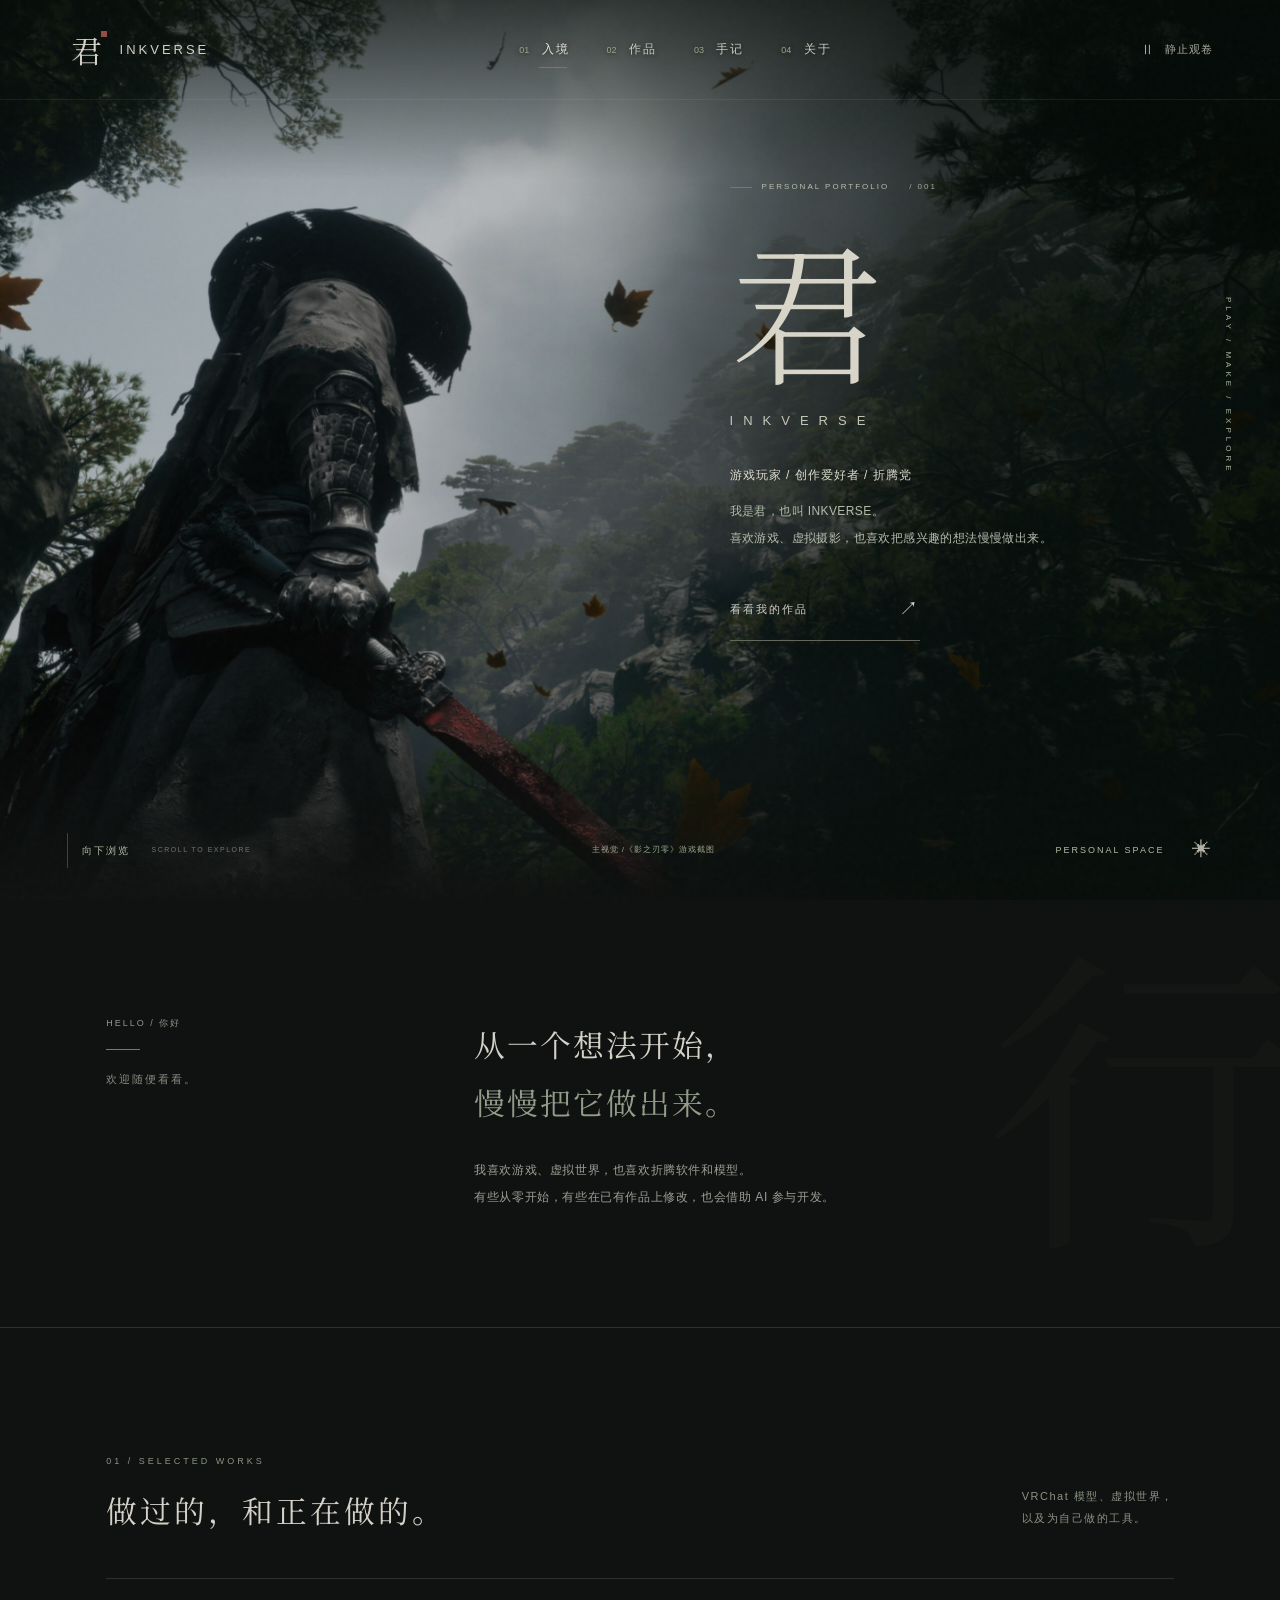
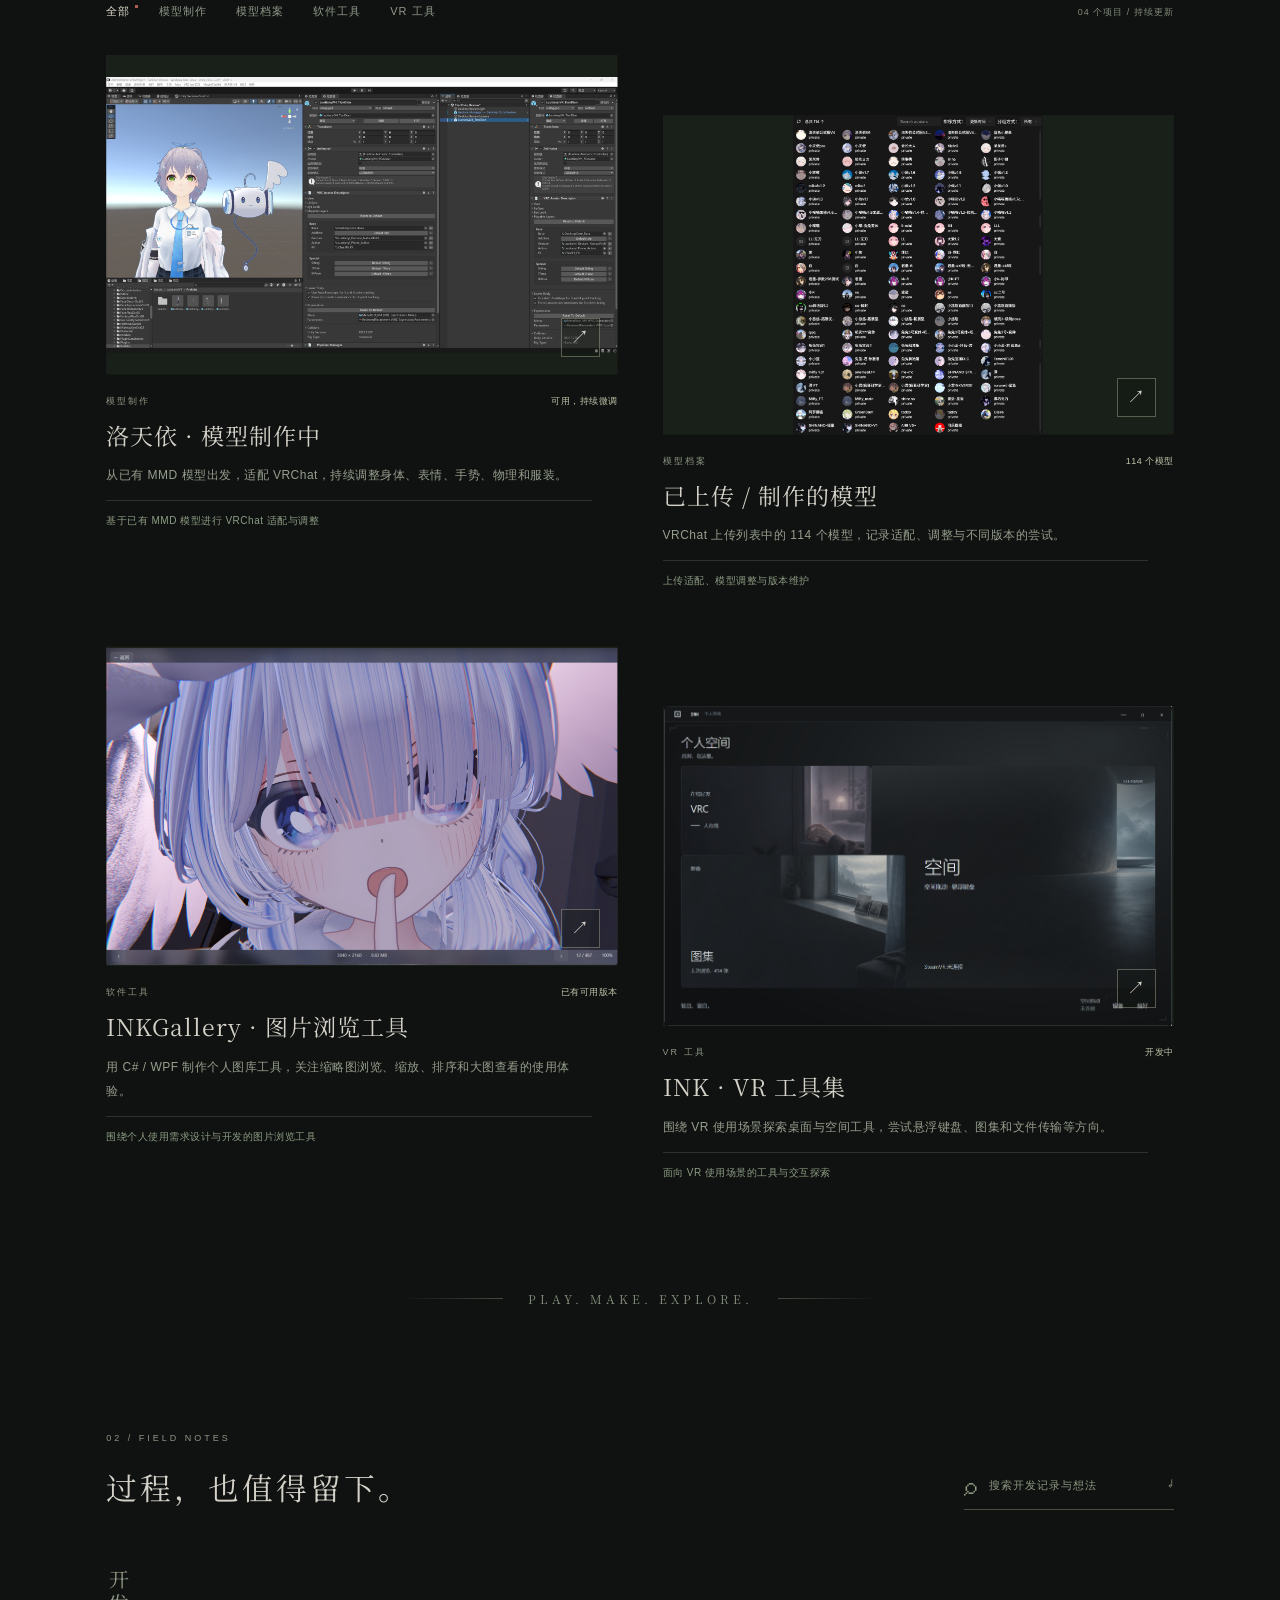
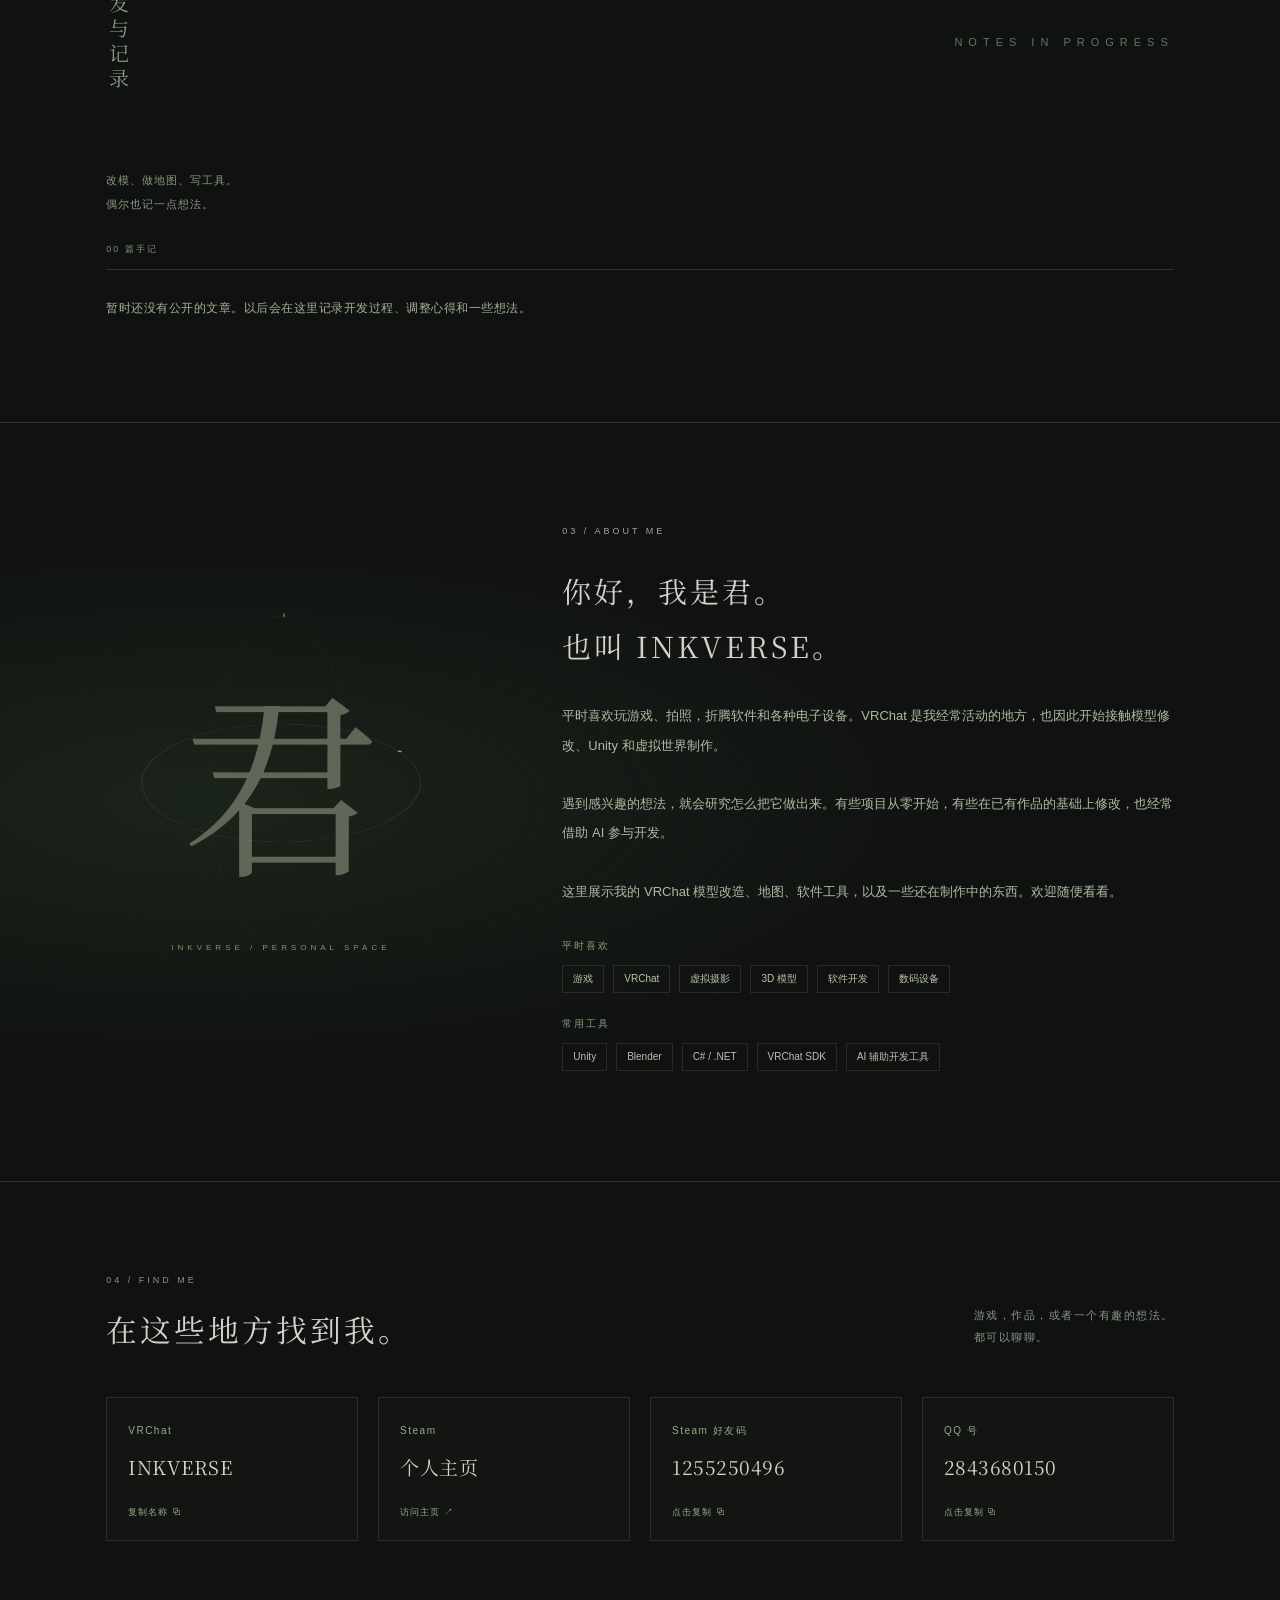
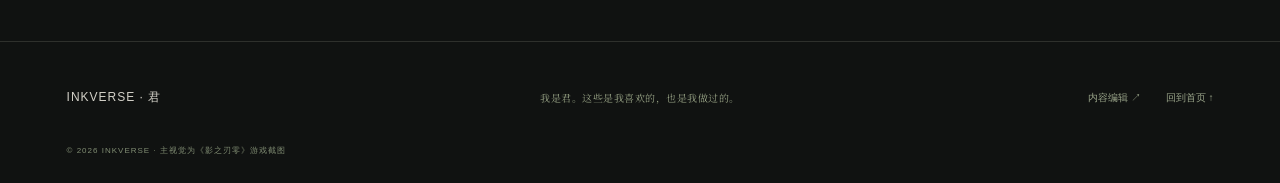
<file: INKVERSE网站/index.html>
<!doctype html>
<html lang="zh-CN">
<head>
  <meta charset="utf-8">
  <meta name="viewport" content="width=device-width,initial-scale=1">
  <meta name="theme-color" content="#101211">
  <meta name="description" content="我是君，也叫 INKVERSE。游戏玩家、创作爱好者、折腾党。这里展示 VRChat 模型、虚拟世界和个人软件工具。">
  <title>INKVERSE · 君的个人空间</title>
  <link rel="icon" href="./assets/mark.svg" type="image/svg+xml">
  <link rel="stylesheet" href="./style.css">
  <script src="./content.js" defer></script>
  <script src="./app.js" defer></script>
</head>
<body>
  <a class="skip" href="#works">跳到作品</a>
  <div class="reading-progress" aria-hidden="true"></div>
  <div class="grain" aria-hidden="true"></div>
  <div class="draft-banner" id="draft-banner" hidden>当前为本机草稿预览，访客看不到这些改动。<a href="./admin.html">返回编辑</a></div>
  <header class="site-header">
    <a class="brand" href="#home" aria-label="INKVERSE，回到首页"><span class="brand-symbol" aria-hidden="true">君</span><span data-profile="handle">INKVERSE</span></a>
    <nav aria-label="主导航"><a href="#home" class="active"><span>01</span> 入境</a><a href="#works"><span>02</span> 作品</a><a href="#journal"><span>03</span> 手记</a><a href="#about"><span>04</span> 关于</a></nav>
    <button class="motion-control" id="motion-toggle" type="button" aria-pressed="false"><span class="motion-icon" aria-hidden="true">Ⅱ</span><span class="motion-label">静止观卷</span></button>
  </header>
  <main>
    <section class="hero" id="home" aria-labelledby="hero-heading">
      <div class="hero-art" aria-hidden="true"><img src="./assets/phantom-blade-zero.jpg" alt="" fetchpriority="high"><div class="art-shade"></div><div class="mist mist-one"></div><div class="mist mist-two"></div><div class="light-blade"></div></div>
      <div class="hero-inner">
        <p class="eyebrow hero-reveal"><span class="red-line"></span> PERSONAL PORTFOLIO <span class="edition">/ 001</span></p>
        <h1 id="hero-heading" class="hero-title"><span class="title-line"><span data-profile="name">君</span></span></h1>
        <p class="hero-handle hero-reveal" data-profile="handle">INKVERSE</p>
        <div class="hero-copy hero-reveal"><p class="hero-identity" id="hero-tagline">游戏玩家 / 创作爱好者 / 折腾党</p><p id="hero-intro">喜欢玩游戏、拍照，折腾模型、软件和各种电子设备。<br>这里放着我的作品，以及一些正在做的东西。</p></div>
        <a class="explore-link hero-reveal" href="#works"><span>看看我的作品</span><span class="arrow" aria-hidden="true">↗</span></a>
      </div>
      <p class="hero-side" aria-hidden="true">PLAY / MAKE / EXPLORE</p>
      <div class="hero-bottom"><a href="#works" class="scroll-cue"><span class="scroll-stroke" aria-hidden="true"></span> 向下浏览 <small>SCROLL TO EXPLORE</small></a><span class="hero-source">主视觉 /《影之刃零》游戏截图</span><span class="hero-date">PERSONAL SPACE <span class="tiny-star">✳</span></span></div>
    </section>

    <section class="intro section-pad" aria-labelledby="intro-heading">
      <div class="intro-label reveal"><span class="chapter">HELLO / 你好</span><span class="small-rule"></span><p>欢迎随便看看。</p></div>
      <div class="intro-text reveal"><h2 id="intro-heading">从一个想法开始，<br><span>慢慢把它做出来。</span></h2><p>我喜欢游戏、虚拟世界，也喜欢折腾软件和模型。<br>有些从零开始，有些在已有作品上修改，也会借助 AI 参与开发。</p></div>
      <span class="intro-glyph" aria-hidden="true">行</span>
    </section>

    <section class="works section-pad" id="works" aria-labelledby="works-heading">
      <div class="section-heading reveal"><div><p class="eyebrow">01 / SELECTED WORKS</p><h2 id="works-heading">做过的，和正在做的。</h2></div><p class="section-note">VRChat 模型、虚拟世界，<br>以及为自己做的工具。</p></div>
      <div class="section-toolbar reveal"><div id="work-filters" class="filters" aria-label="按作品类别筛选"></div><span class="sample-label" id="work-count-label"></span></div>
      <div class="work-grid" id="work-grid"></div>
      <p class="empty-message" id="work-empty" hidden>这一页暂时留白，作品正在路上。</p>
    </section>

    <div class="interlude" aria-hidden="true"><div class="interlude-line"></div><span>PLAY. MAKE. EXPLORE.</span><div class="interlude-line"></div></div>

    <section class="journal section-pad" id="journal" aria-labelledby="journal-heading">
      <div class="section-heading reveal"><div><p class="eyebrow">02 / FIELD NOTES</p><h2 id="journal-heading">过程，也值得留下。</h2></div><label class="search-field"><span aria-hidden="true">⌕</span><input type="search" id="post-search" placeholder="搜索开发记录与想法" aria-label="搜索文章"><span class="search-key" aria-hidden="true">↵</span></label></div>
      <div class="journal-layout"><aside class="journal-aside reveal"><span class="vertical-word" aria-hidden="true">开发与记录</span><p>改模、做地图、写工具。<br>偶尔也记一点想法。</p><span id="post-count" class="post-count"></span></aside><div id="post-list" class="post-list" aria-live="polite"></div></div>
      <p class="empty-message" id="post-empty" hidden>尚未寻到这一篇，换个关键词试试。</p>
    </section>

    <section class="about section-pad" id="about" aria-labelledby="about-heading">
      <div class="about-art reveal" aria-hidden="true"><div class="orbit orbit-one"></div><div class="orbit orbit-two"></div><span class="about-monogram">君</span><span class="about-art-caption">INKVERSE / PERSONAL SPACE</span></div>
      <div class="about-copy reveal"><p class="eyebrow">03 / ABOUT ME</p><h2 id="about-heading">你好，我是<span data-profile="name">君</span>。<br>也叫 <span data-profile="handle">INKVERSE</span>。</h2><p id="about-content"></p><div class="profile-details"><div><h3>平时喜欢</h3><div class="profile-tags" id="interest-tags"></div></div><div><h3>常用工具</h3><div class="profile-tags" id="tool-tags"></div></div></div></div>
    </section>
    <section class="contact section-pad" id="contact" aria-labelledby="contact-heading"><div class="section-heading reveal"><div><p class="eyebrow">04 / FIND ME</p><h2 id="contact-heading">在这些地方找到我。</h2></div><p class="section-note">游戏，作品，或者一个有趣的想法。<br>都可以聊聊。</p></div><div id="contact-links" class="contact-links reveal"></div></section>
  </main>
  <footer class="site-footer"><a class="footer-brand" href="#home"><span data-profile="handle">INKVERSE</span> <span>·</span> <span data-profile="name">君</span></a><p>我是君。这些是我喜欢的，也是我做过的。</p><div><a href="./admin.html">内容编辑 <span aria-hidden="true">↗</span></a><a href="#home" aria-label="返回顶部">回到首页 ↑</a></div><small>© <span id="year">2026</span> <span data-profile="handle">INKVERSE</span> · 主视觉为《影之刃零》游戏截图</small></footer>
  <dialog class="reader" id="reader" aria-labelledby="reader-title"><div class="reader-topbar"><span id="reader-kind">FIELD NOTES</span><button type="button" id="close-reader" aria-label="关闭阅读">关闭 <span aria-hidden="true">×</span></button></div><article class="reader-inner"><p class="eyebrow" id="reader-meta"></p><h2 id="reader-title"></h2><p class="reader-summary" id="reader-summary"></p><p id="reader-contribution" class="reader-contribution"></p><img class="reader-image" id="reader-image" alt="" hidden><div id="reader-body" class="reader-body"></div><div id="reader-tags" class="reader-tags"></div><a id="reader-link" class="explore-link" target="_blank" rel="noopener noreferrer" hidden>查看完整作品 <span aria-hidden="true">↗</span></a><p class="reader-end">— THANKS FOR READING —</p></article></dialog>
  <div class="toast" id="toast" role="status" aria-live="polite"></div>
</body>
</html>
</file>
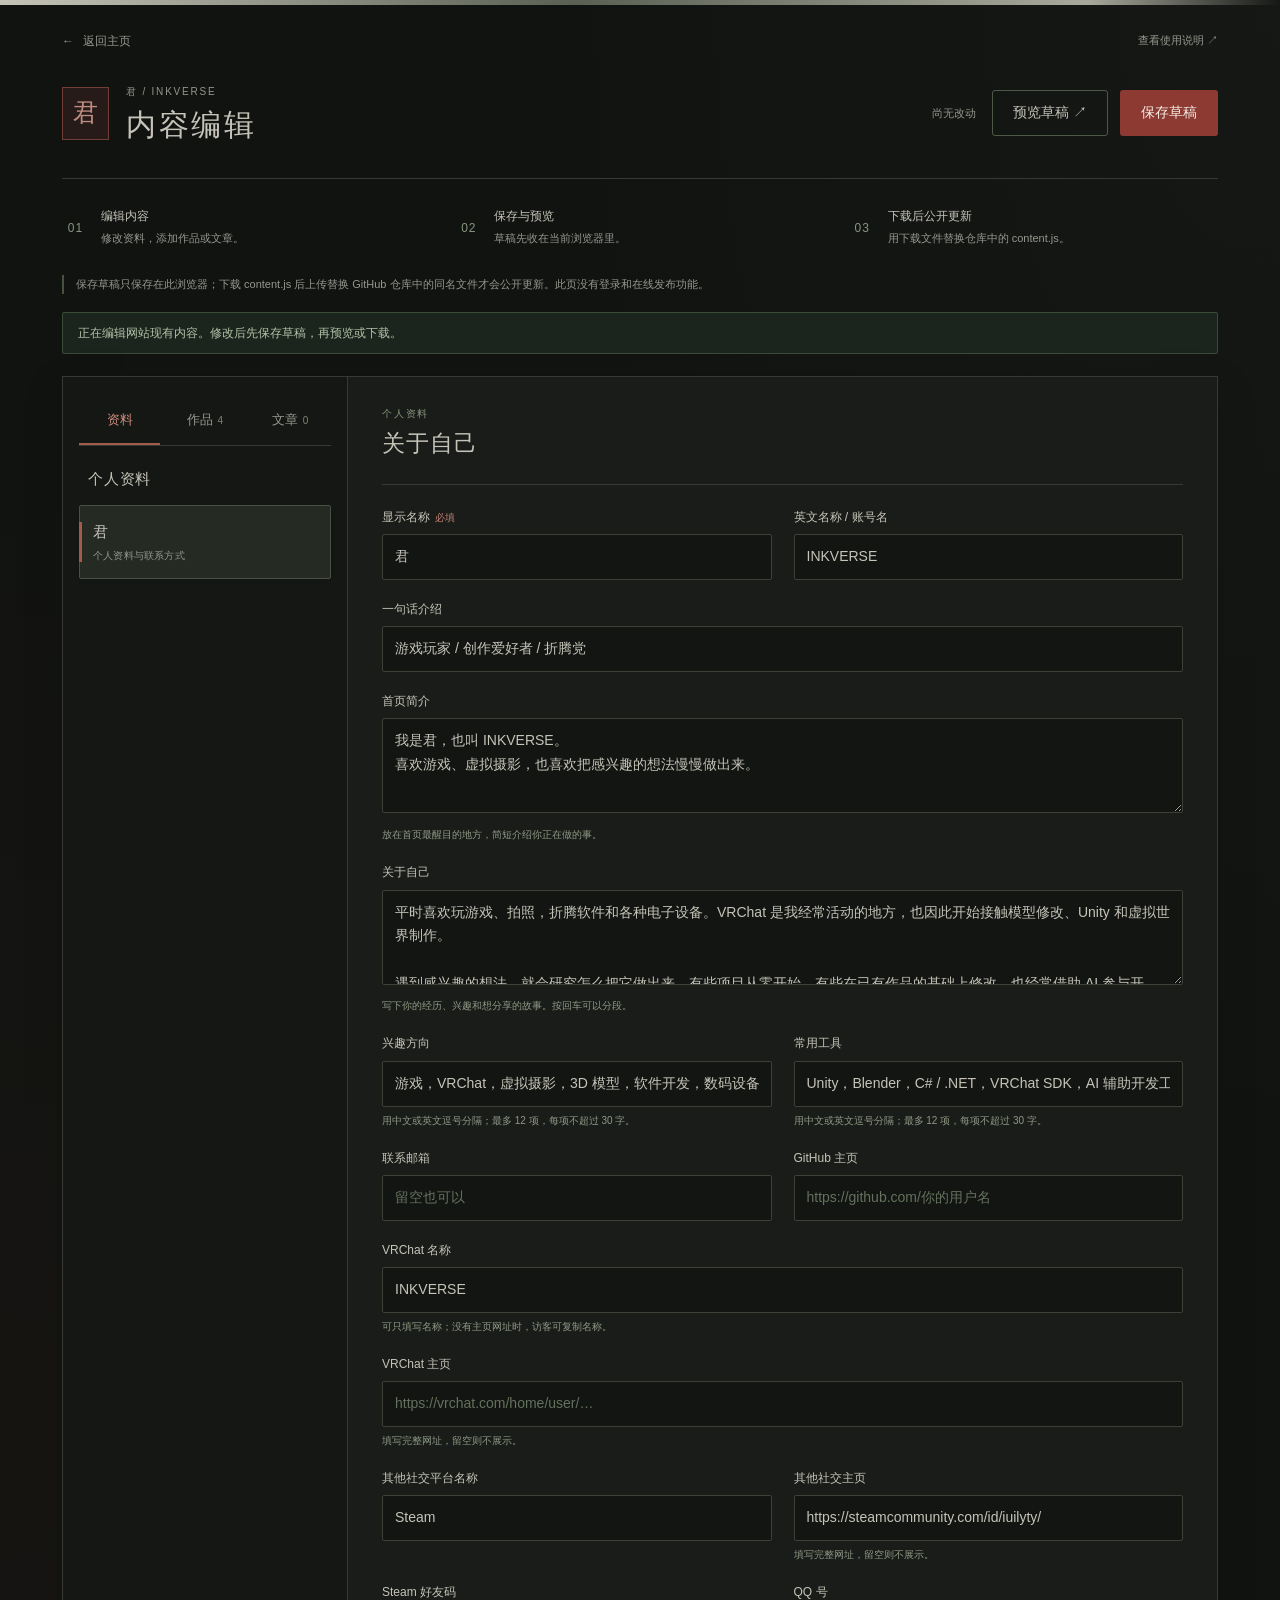
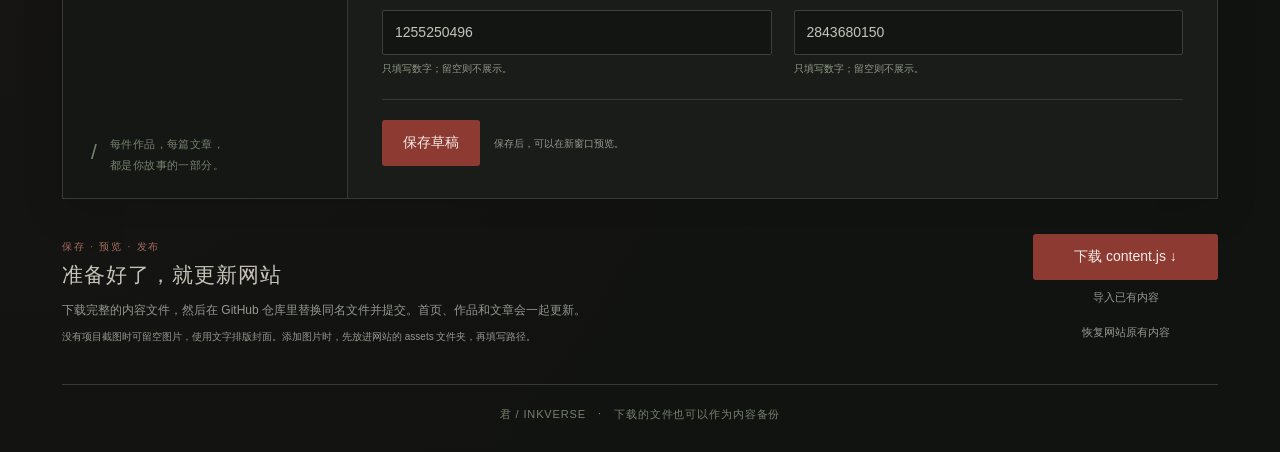
<file: INKVERSE网站/admin.html>
<!doctype html>
<html lang="zh-CN">
<head>
  <meta charset="utf-8">
  <meta name="viewport" content="width=device-width, initial-scale=1">
  <meta name="theme-color" content="#111311">
  <title>君 / INKVERSE · 内容编辑</title>
  <link rel="stylesheet" href="./admin.css">
  <script src="./content.js" defer></script>
  <script src="./admin.js" defer></script>
</head>
<body>
  <a class="skip-link" href="#editor-title">跳到编辑内容</a>
  <div class="ink-line" aria-hidden="true"></div>
  <header class="masthead">
    <a class="home-link" href="./index.html"><span aria-hidden="true">←</span> 返回主页</a>
    <a class="help-link" href="./使用说明.html">查看使用说明 ↗</a>
    <div class="masthead-main">
      <div class="heading-group"><span class="seal" aria-hidden="true">君</span><div><p class="eyebrow">君 / INKVERSE</p><h1>内容编辑</h1></div></div>
      <div class="main-actions">
        <span class="save-state" id="save-state">尚无改动</span>
        <button type="button" class="button secondary" id="preview-button">预览草稿 <span aria-hidden="true">↗</span></button>
        <button type="button" class="button primary" id="save-button">保存草稿</button>
      </div>
    </div>
  </header>
  <main class="page-shell">
    <aside class="guide" aria-label="更新网站说明">
      <div><span class="guide-number" aria-hidden="true">01</span><p><strong>编辑内容</strong><span>修改资料，添加作品或文章。</span></p></div>
      <div><span class="guide-number" aria-hidden="true">02</span><p><strong>保存与预览</strong><span>草稿先收在当前浏览器里。</span></p></div>
      <div><span class="guide-number" aria-hidden="true">03</span><p><strong>下载后公开更新</strong><span>用下载文件替换仓库中的 content.js。</span></p></div>
      <p class="storage-note">保存草稿只保存在此浏览器；下载 content.js 后上传替换 GitHub 仓库中的同名文件才会公开更新。此页没有登录和在线发布功能。</p>
    </aside>

    <div class="message" id="status" role="status" aria-live="polite" tabindex="-1">内容正在打开……</div>

    <div class="studio">
      <aside class="library" aria-label="选择编辑内容">
        <div class="section-tabs" role="tablist" aria-label="内容类型">
          <button class="section-tab active" type="button" role="tab" id="tab-profile" aria-controls="editor-panel" aria-selected="true" data-tab="profile">资料</button>
          <button class="section-tab" type="button" role="tab" id="tab-works" aria-controls="editor-panel" aria-selected="false" tabindex="-1" data-tab="works">作品 <span id="work-count">0</span></button>
          <button class="section-tab" type="button" role="tab" id="tab-posts" aria-controls="editor-panel" aria-selected="false" tabindex="-1" data-tab="posts">文章 <span id="post-count">0</span></button>
        </div>
        <div class="library-heading"><h2 id="library-title">个人资料</h2><button type="button" class="add-button" id="add-button" hidden>＋ 新增</button></div>
        <div id="item-list" class="item-list"></div>
        <div class="library-footer"><span aria-hidden="true">/</span><p>每件作品，每篇文章，<br>都是你故事的一部分。</p></div>
      </aside>
      <section class="editor-panel" id="editor-panel" role="tabpanel" aria-labelledby="tab-profile">
        <div class="editor-header"><div><p class="eyebrow" id="editor-kicker">个人资料</p><h2 id="editor-title" tabindex="-1">关于自己</h2></div><button type="button" class="delete-button" id="delete-button" hidden>删除此项</button></div>
        <form id="editor-form"></form>
        <div class="empty-state" id="empty-state" hidden><span aria-hidden="true">＋</span><h3>还没有内容</h3><p>点击“新增”，添加第一件作品或第一篇文章。</p></div>
      </section>
    </div>

    <section class="file-tools" aria-label="导入和导出内容">
      <div><p class="eyebrow">保存 · 预览 · 发布</p><h2>准备好了，就更新网站</h2><p>下载完整的内容文件，然后在 GitHub 仓库里替换同名文件并提交。首页、作品和文章会一起更新。</p><p class="file-tip">没有项目截图时可留空图片，使用文字排版封面。添加图片时，先放进网站的 assets 文件夹，再填写路径。</p></div>
      <div class="file-actions"><button type="button" class="button primary" id="export-button">下载 content.js <span aria-hidden="true">↓</span></button><button type="button" class="button text-button" id="import-button">导入已有内容</button><input id="import-file" type="file" accept=".json,.js,application/json,text/javascript" hidden><button type="button" class="button text-button" id="reset-button">恢复网站原有内容</button></div>
    </section>
    <footer class="footer">君 / INKVERSE <span aria-hidden="true">·</span> 下载的文件也可以作为内容备份</footer>
  </main>
</body>
</html>
</file>
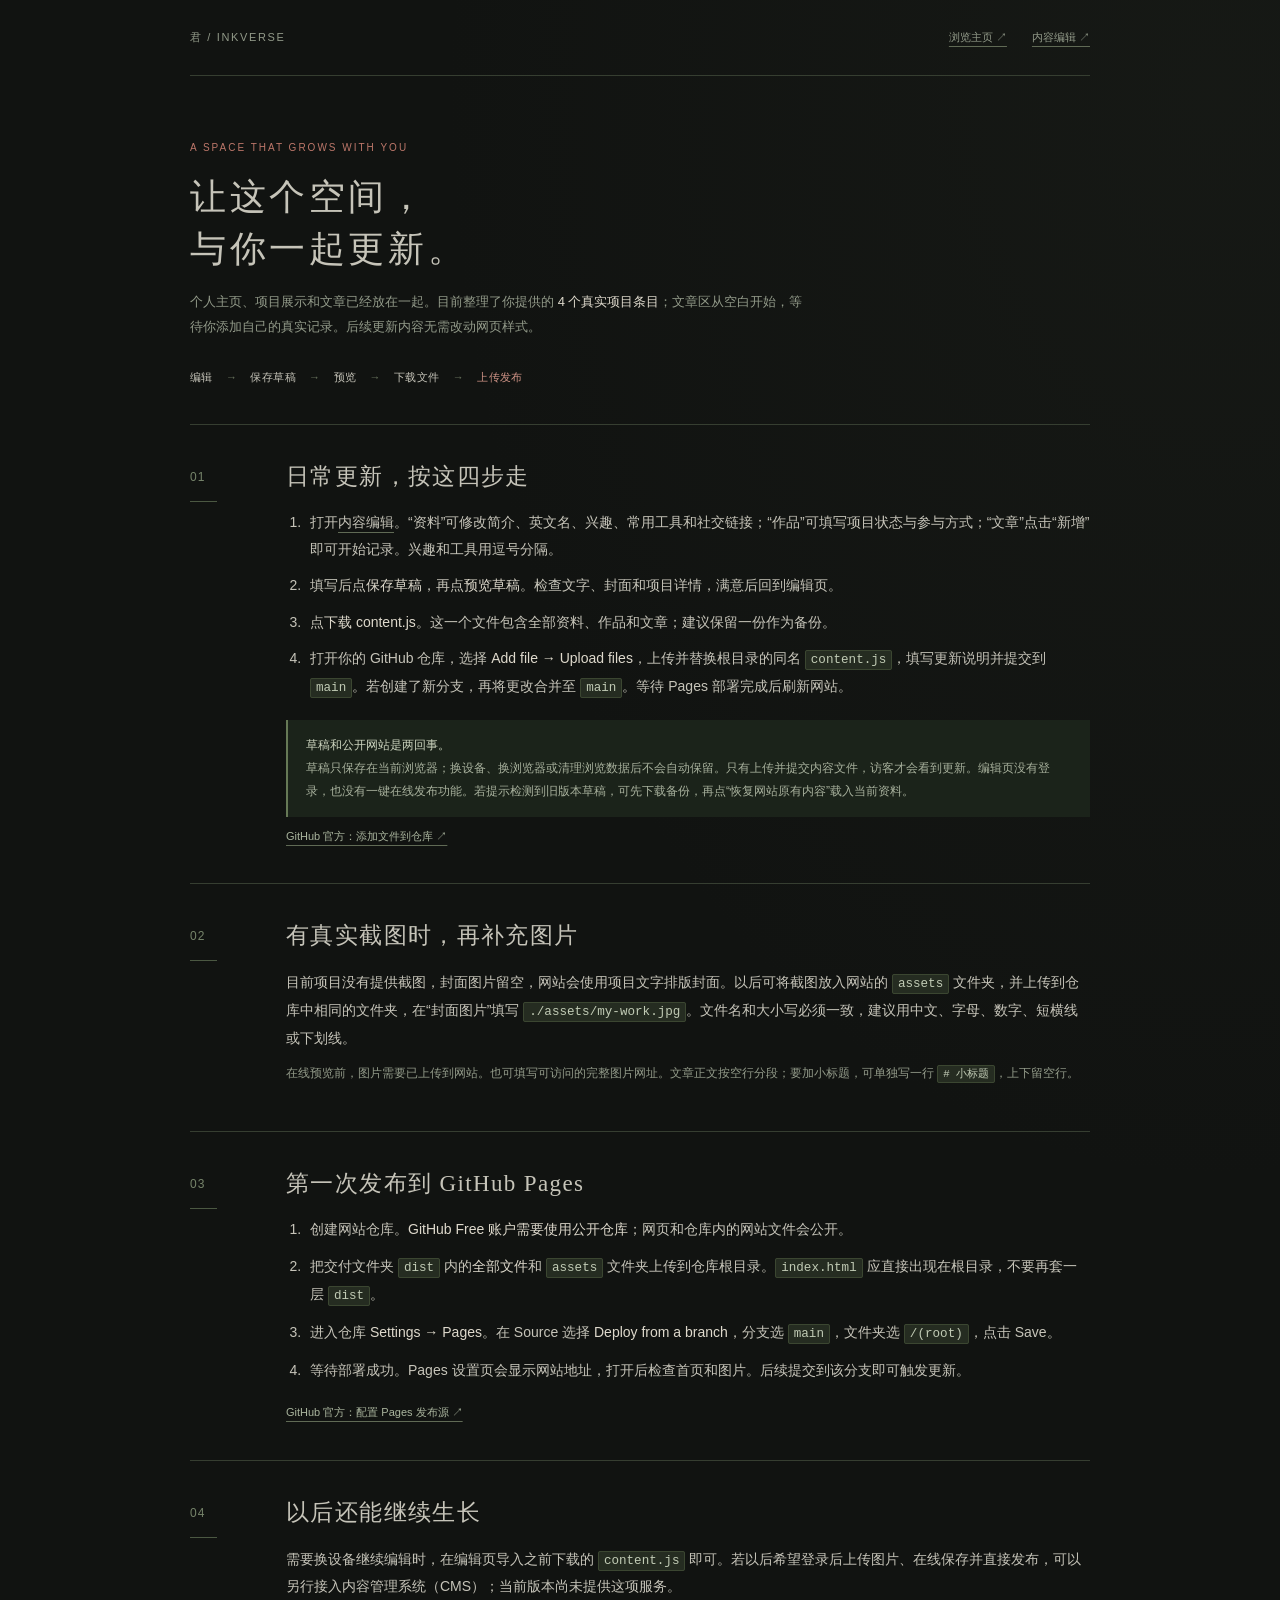
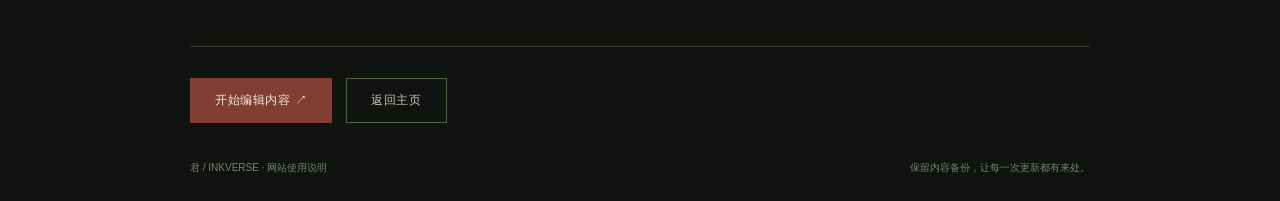
<file: INKVERSE网站/使用说明.html>
<!doctype html>
<html lang="zh-CN">
<head>
  <meta charset="utf-8">
  <meta name="viewport" content="width=device-width,initial-scale=1">
  <meta name="theme-color" content="#111311">
  <title>使用说明 · 君 / INKVERSE</title>
  <link rel="icon" href="./assets/mark.svg" type="image/svg+xml">
  <style>
    :root{color-scheme:dark;--bg:#111311;--panel:#181c17;--ink:#c6c4b9;--muted:#929a89;--line:#363e31;--red:#bd776a;--sans:"PingFang SC","Microsoft YaHei",sans-serif;--serif:"Songti SC","STSong","SimSun",serif}*{box-sizing:border-box}body{margin:0;color:var(--ink);background:radial-gradient(ellipse at 95% 5%,#31372b28,transparent 45%),var(--bg);font:14px/1.9 var(--sans)}a{color:inherit;text-underline-offset:5px;text-decoration-color:#606a55}a:hover{color:#e7c0b5}a:focus-visible{outline:2px solid var(--red);outline-offset:6px}.skip{position:fixed;top:-100px;left:20px;background:#c6c4b9;color:#111311;padding:8px 16px}.skip:focus{top:10px}.shell{width:min(900px,calc(100% - 48px));margin:auto}.topbar{display:flex;justify-content:space-between;gap:20px;padding:27px 0;border-bottom:1px solid var(--line);font-size:11px;color:var(--muted)}.brand{text-decoration:none;letter-spacing:.15em}.topbar nav{display:flex;gap:25px}.hero{padding:62px 0 36px;border-bottom:1px solid var(--line)}.eyebrow{margin:0 0 14px;color:var(--red);font-size:10px;letter-spacing:.2em}h1{font:normal 36px/1.45 var(--serif);letter-spacing:.1em;margin:0 0 15px}.hero>p:last-of-type{max-width:620px;color:var(--muted);font-size:13px;margin:0}.workflow{display:flex;flex-wrap:wrap;align-items:center;gap:13px;margin-top:27px;font-size:11px;letter-spacing:.04em}.workflow i{font-style:normal;color:#69745e}.workflow span:last-child{color:#cf9386}.guide-section{display:grid;grid-template-columns:76px minmax(0,1fr);gap:20px;padding:35px 0;border-bottom:1px solid var(--line)}.step{font:12px/2 var(--sans);color:#77856b;letter-spacing:.1em;padding-top:5px}.step:after{content:"";display:block;width:27px;height:1px;background:#4b5842;margin-top:12px}h2{font:normal 23px/1.5 var(--serif);margin:0 0 15px;letter-spacing:.06em}p{margin:11px 0;overflow-wrap:anywhere}.section-body>p:first-of-type{margin-top:0}.muted{color:var(--muted);font-size:12px}ol{margin:0;padding-left:19px}li{padding-left:5px;margin:10px 0}strong{font-weight:500;color:#ded9cc}code{font-family:Consolas,monospace;font-size:.9em;padding:2px 5px;background:#252c21;border:1px solid #3b4631;border-radius:2px;color:#c1cbb5;overflow-wrap:anywhere}.note{background:#1b231a;border-left:2px solid #667956;padding:14px 18px;margin-top:19px;font-size:12px;color:#a7b09c}.note strong{color:#ccd4be}.doc-link{font-size:11px;display:inline-block;margin-top:9px;color:#aab59e}.actions{display:flex;gap:14px;flex-wrap:wrap;padding:31px 0}.button{display:inline-block;text-decoration:none;border:1px solid #556148;padding:10px 24px;font-size:12px;letter-spacing:.05em}.button.primary{border-color:#813e33;background:#813e33;color:#f3e9de}.button:hover{background:#303a27}.button.primary:hover{background:#9b4f42}.footer{padding:4px 0 35px;color:#75826c;font-size:10px;display:flex;justify-content:space-between;gap:15px}@media(max-width:600px){.shell{width:calc(100% - 36px)}.hero{padding-top:39px}h1{font-size:29px}.guide-section{grid-template-columns:33px minmax(0,1fr);gap:12px;padding:27px 0}h2{font-size:21px}body{font-size:13px}.topbar{font-size:10px}.topbar nav{gap:16px}.workflow{gap:9px;font-size:10px}.note{padding:12px}.footer{display:block;line-height:2}.footer span{display:block}.actions .button{flex:1;text-align:center}}
  </style>
</head>
<body>
  <a class="skip" href="#guide">跳到使用步骤</a>
  <div class="shell">
    <header class="topbar"><a class="brand" href="./index.html">君 / INKVERSE</a><nav aria-label="页面导航"><a href="./index.html">浏览主页 ↗</a><a href="./admin.html">内容编辑 ↗</a></nav></header>
    <main id="guide">
      <section class="hero" aria-labelledby="guide-title"><p class="eyebrow">A SPACE THAT GROWS WITH YOU</p><h1 id="guide-title">让这个空间，<br>与你一起更新。</h1><p>个人主页、项目展示和文章已经放在一起。目前整理了你提供的 <strong>4 个真实项目条目</strong>；文章区从空白开始，等待你添加自己的真实记录。后续更新内容无需改动网页样式。</p><div class="workflow" aria-label="更新流程"><span>编辑</span><i>→</i><span>保存草稿</span><i>→</i><span>预览</span><i>→</i><span>下载文件</span><i>→</i><span>上传发布</span></div></section>

      <section class="guide-section" aria-labelledby="editing-title"><span class="step" aria-hidden="true">01</span><div class="section-body"><h2 id="editing-title">日常更新，按这四步走</h2><ol><li>打开<a href="./admin.html">内容编辑</a>。“资料”可修改简介、英文名、兴趣、常用工具和社交链接；“作品”可填写项目状态与参与方式；“文章”点击“新增”即可开始记录。兴趣和工具用逗号分隔。</li><li>填写后点<strong>保存草稿</strong>，再点<strong>预览草稿</strong>。检查文字、封面和项目详情，满意后回到编辑页。</li><li>点<strong>下载 content.js</strong>。这一个文件包含全部资料、作品和文章；建议保留一份作为备份。</li><li>打开你的 GitHub 仓库，选择 <strong>Add file → Upload files</strong>，上传并替换根目录的同名 <code>content.js</code>，填写更新说明并提交到 <code>main</code>。若创建了新分支，再将更改合并至 <code>main</code>。等待 Pages 部署完成后刷新网站。</li></ol><aside class="note"><strong>草稿和公开网站是两回事。</strong><br>草稿只保存在当前浏览器；换设备、换浏览器或清理浏览数据后不会自动保留。只有上传并提交内容文件，访客才会看到更新。编辑页没有登录，也没有一键在线发布功能。若提示检测到旧版本草稿，可先下载备份，再点“恢复网站原有内容”载入当前资料。</aside><a class="doc-link" href="https://docs.github.com/zh/repositories/working-with-files/managing-files/adding-a-file-to-a-repository" target="_blank" rel="noopener noreferrer">GitHub 官方：添加文件到仓库 ↗</a></div></section>

      <section class="guide-section" aria-labelledby="image-title"><span class="step" aria-hidden="true">02</span><div class="section-body"><h2 id="image-title">有真实截图时，再补充图片</h2><p>目前项目没有提供截图，封面图片留空，网站会使用项目文字排版封面。以后可将截图放入网站的 <code>assets</code> 文件夹，并上传到仓库中相同的文件夹，在“封面图片”填写 <code>./assets/my-work.jpg</code>。文件名和大小写必须一致，建议用中文、字母、数字、短横线或下划线。</p><p class="muted">在线预览前，图片需要已上传到网站。也可填写可访问的完整图片网址。文章正文按空行分段；要加小标题，可单独写一行 <code># 小标题</code>，上下留空行。</p></div></section>

      <section class="guide-section" aria-labelledby="publish-title"><span class="step" aria-hidden="true">03</span><div class="section-body"><h2 id="publish-title">第一次发布到 GitHub Pages</h2><ol><li>创建网站仓库。<strong>GitHub Free 账户需要使用公开仓库</strong>；网页和仓库内的网站文件会公开。</li><li>把交付文件夹 <code>dist</code> 内的<strong>全部文件</strong>和 <code>assets</code> 文件夹上传到仓库根目录。<code>index.html</code> 应直接出现在根目录，不要再套一层 <code>dist</code>。</li><li>进入仓库 <strong>Settings → Pages</strong>。在 Source 选择 <strong>Deploy from a branch</strong>，分支选 <code>main</code>，文件夹选 <code>/(root)</code>，点击 Save。</li><li>等待部署成功。Pages 设置页会显示网站地址，打开后检查首页和图片。后续提交到该分支即可触发更新。</li></ol><a class="doc-link" href="https://docs.github.com/zh/pages/getting-started-with-github-pages/configuring-a-publishing-source-for-your-github-pages-site" target="_blank" rel="noopener noreferrer">GitHub 官方：配置 Pages 发布源 ↗</a></div></section>

      <section class="guide-section" aria-labelledby="future-title"><span class="step" aria-hidden="true">04</span><div class="section-body"><h2 id="future-title">以后还能继续生长</h2><p>需要换设备继续编辑时，在编辑页导入之前下载的 <code>content.js</code> 即可。若以后希望登录后上传图片、在线保存并直接发布，可以另行接入内容管理系统（CMS）；当前版本尚未提供这项服务。</p></div></section>
      <div class="actions"><a class="button primary" href="./admin.html">开始编辑内容 ↗</a><a class="button" href="./index.html">返回主页</a></div>
    </main>
    <footer class="footer"><span>君 / INKVERSE · 网站使用说明</span><span>保留内容备份，让每一次更新都有来处。</span></footer>
  </div>
</body>
</html>
</file>
<file: INKVERSE网站/style.css>
@import url('https://fonts.googleapis.com/css2?family=Noto+Serif+SC:wght@300;400;500;600&display=swap');
:root{--bg:#101211;--surface:#171a17;--text:#d3d1c8;--muted:#92958c;--line:rgba(206,206,184,.16);--red:#b06053;--ease:cubic-bezier(.22,1,.36,1);--serif:'Noto Serif SC','Songti SC','SimSun',serif;--sans:'Microsoft YaHei','PingFang SC',sans-serif;color-scheme:dark}
*{box-sizing:border-box}html{scroll-behavior:smooth;scroll-padding-top:92px}body{margin:0;background:var(--bg);color:var(--text);font-family:var(--sans);font-size:14px;line-height:1.8;-webkit-font-smoothing:antialiased}body.locked{overflow:hidden}a{color:inherit;text-decoration:none}button,input{font:inherit}button{color:inherit;cursor:pointer}button:disabled{cursor:default}button,a,input{touch-action:manipulation}button{background:none;border:0}a:focus-visible,button:focus-visible,input:focus-visible{outline:1px solid #c3a176;outline-offset:6px}::selection{background:#713d35;color:#f1e9df}[hidden]{display:none!important}.skip{position:fixed;top:-100px;left:20px;z-index:100;background:var(--surface);padding:12px}.skip:focus{top:12px}.reading-progress{position:fixed;left:0;top:0;height:2px;z-index:70;width:100%;background:var(--red);transform:scaleX(0);transform-origin:left}.grain{pointer-events:none;position:fixed;inset:0;z-index:45;opacity:.035;background-image:url("data:image/svg+xml,%3Csvg viewBox='0 0 180 180' xmlns='http://www.w3.org/2000/svg'%3E%3Cfilter id='n'%3E%3CfeTurbulence type='fractalNoise' baseFrequency='.85' numOctaves='3' stitchTiles='stitch'/%3E%3C/filter%3E%3Crect width='100%25' height='100%25' opacity='.6' filter='url(%23n)'/%3E%3C/svg%3E")}.draft-banner{position:relative;z-index:90;background:#653c33;color:#fff3e6;text-align:center;padding:8px 18px;font-size:12px}.draft-banner a{text-decoration:underline;margin-left:15px}.site-header{height:100px;padding:0 5.2%;display:flex;align-items:center;justify-content:space-between;position:absolute;top:0;left:0;right:0;z-index:40;border-bottom:1px solid rgba(206,206,184,.09);gap:30px}.draft-banner:not([hidden])~.site-header{top:38px}.brand{display:flex;gap:14px;align-items:center;font-family:var(--serif);font-size:21px;letter-spacing:5px}.brand-symbol{display:grid;place-items:center;width:39px;height:45px;font-size:30px;line-height:1;position:relative;letter-spacing:0}.brand-symbol:after{content:'';position:absolute;width:6px;height:6px;right:-1px;top:4px;background:#944c41}.brand-en{display:block;font:8px/1.4 var(--sans);letter-spacing:4px;color:var(--muted);margin-top:2px}.site-header nav{display:flex;gap:37px}.site-header nav a{font-size:12px;letter-spacing:2px;padding:8px 0;position:relative;color:#a5a79f;transition:color .3s}.site-header nav a span{font-size:9px;letter-spacing:0;margin-right:7px;color:#6f746b}.site-header nav a:after{content:'';position:absolute;left:20px;right:3px;bottom:0;height:1px;background:var(--red);transform:scaleX(0);transform-origin:left;transition:transform .5s var(--ease)}.site-header nav a:hover,.site-header nav a.active{color:#e9e5dc}.site-header nav a:hover:after,.site-header nav a.active:after{transform:scaleX(1)}.motion-control{display:flex;align-items:center;gap:10px;padding:10px 0;color:#aaa99e;font-size:11px;letter-spacing:1px}.motion-icon{font-size:13px}.motion-control:hover{color:#ede7d9}.hero{min-height:800px;height:100svh;max-height:1200px;position:relative;overflow:hidden;background:#0c0e0d}.hero-art{position:absolute;inset:0;overflow:hidden}.hero-art>img{width:100%;height:100%;object-fit:cover;object-position:62% 50%;transform:translate3d(0,var(--parallax,0px),0) scale(1.07);filter:brightness(.83);animation:art-arrive 2.5s var(--ease) both;will-change:transform}.art-shade{position:absolute;inset:0;background:linear-gradient(90deg,rgba(9,12,10,.5),transparent 75%),linear-gradient(0deg,#101211 0%,transparent 18%,transparent 85%,rgba(12,14,12,.18));pointer-events:none}.hero-inner{position:relative;z-index:3;padding:174px 8.3% 150px;width:60%;max-width:1000px}.eyebrow{display:flex;align-items:center;gap:12px;font-size:9px;letter-spacing:3px;font-weight:400;color:#a3a699;text-transform:uppercase;margin:0 0 24px}.red-line{height:1px;width:26px;background:var(--red)}.edition{color:#71766b;font-family:var(--serif);margin-left:10px;letter-spacing:2px}.hero-title{font-family:var(--serif);font-size:clamp(68px,7.5vw,120px);line-height:1.3;font-weight:400;letter-spacing:.13em;margin:25px 0 28px;color:#d8d5c9;position:relative}.title-line{display:block;white-space:nowrap}.title-line:nth-child(2){margin-left:.9em}.title-line>span{display:inline-block;animation:character-arrive 1.4s var(--ease) both}.title-line:nth-child(1)>span:nth-child(1){animation-delay:.1s}.title-line:nth-child(1)>span:nth-child(2){animation-delay:.22s}.title-line:nth-child(2)>span:nth-child(1){animation-delay:.36s}.title-line:nth-child(2)>span:nth-child(2){animation-delay:.5s}.hero-title i{font-style:normal;letter-spacing:0;display:inline-block;width:.3em;font-size:.5em;color:#a34c3e;animation:character-arrive 1.5s .7s both}.hero-copy{margin-top:30px;font-size:12px;color:#a4a79d;line-height:2.2;letter-spacing:1px;max-width:420px}.hero-copy p{margin:0 0 9px;white-space:pre-line}.hero-identity{color:#d1cfc3}.hero-identity>span:first-child{margin:0 2px}.hero-identity>span:last-child{margin-left:5px}.hero-reveal{animation:soft-arrive 1.4s .45s var(--ease) both}.explore-link{display:inline-flex;align-items:center;justify-content:space-between;gap:35px;font-size:11px;letter-spacing:2px;border-bottom:1px solid #64675b;padding:13px 0;margin-top:27px;min-width:190px;position:relative;overflow:hidden;transition:color .4s}.explore-link:after{position:absolute;content:'';left:0;bottom:0;width:100%;height:1px;background:#c1ac8a;transform:translateX(-101%);transition:transform .6s var(--ease)}.explore-link:hover{color:#f2ead8}.explore-link:hover:after{transform:translateX(0)}.arrow{font-size:19px;transition:transform .4s var(--ease)}.explore-link:hover .arrow{transform:translate(4px,-4px)}.hero-side{position:absolute;right:4.4%;top:41%;writing-mode:vertical-rl;font-family:var(--serif);font-size:11px;letter-spacing:5px;color:#a5a69a;z-index:3}.hero-bottom{position:absolute;bottom:32px;left:5.2%;right:5.2%;display:flex;align-items:center;justify-content:space-between;color:#90988b;font-size:9px;letter-spacing:2px;z-index:3}.scroll-cue{display:flex;align-items:center;gap:14px;font-size:10px;letter-spacing:2px}.scroll-cue small{font-size:7px;letter-spacing:1.5px;margin-left:8px;color:#6f766b}.scroll-stroke{height:35px;width:1px;background:#3c4339;overflow:hidden;position:relative}.scroll-stroke:after{position:absolute;content:'';background:#c6b499;width:1px;height:18px;animation:scroll-tick 2.5s ease-in-out infinite;left:0;top:-18px}.hero-date{display:flex;gap:28px;align-items:center}.tiny-star{font-size:19px;color:#b4b2a5}.mist{position:absolute;width:75%;height:35%;left:35%;bottom:14%;background:radial-gradient(ellipse,rgba(159,171,157,.065),transparent 65%);filter:blur(30px);animation:mist-drift 15s ease-in-out infinite alternate;pointer-events:none}.mist-two{left:8%;bottom:2%;opacity:.65;animation-delay:-8s;animation-duration:22s}.light-blade{position:absolute;top:15%;right:32%;width:1px;height:55%;background:linear-gradient(transparent,rgba(207,216,194,.2),transparent);transform:rotate(37deg);filter:blur(3px);animation:light-breathe 7s ease-in-out infinite;pointer-events:none}.section-pad{padding:125px 8.3%}.intro{display:grid;grid-template-columns:1fr 2.2fr;gap:50px;position:relative;overflow:hidden;padding-top:115px;padding-bottom:115px;border-bottom:1px solid var(--line)}.intro-label{display:flex;flex-direction:column;align-items:flex-start;gap:18px}.chapter{font-size:9px;letter-spacing:2px;color:#92978b}.small-rule{width:34px;height:1px;background:var(--red)}.intro-label p{font-size:11px;color:#858b7e;line-height:2;letter-spacing:2px;margin:0}.intro-text h2{font:400 clamp(25px,2.4vw,38px)/1.9 var(--serif);letter-spacing:2px;margin:0 0 25px}.intro-text h2>span{color:#939c89}.intro-text>p{color:#9a9f93;font-size:12px;line-height:2.3;letter-spacing:.6px;margin:0}.intro-glyph{position:absolute;right:-25px;top:25px;line-height:1;font:320px/1 var(--serif);color:rgba(184,191,163,.025);pointer-events:none}.section-heading{display:flex;align-items:flex-end;justify-content:space-between;gap:30px;margin-bottom:45px}.section-heading h2{font:400 clamp(26px,2.4vw,38px)/1.5 var(--serif);letter-spacing:3px;margin:0}.section-heading .eyebrow{margin-bottom:18px;font-size:9px;color:#8b9584}.section-note{color:#8b9383;font-size:11px;letter-spacing:1.5px;line-height:2;margin:0 0 4px}.works{padding-bottom:90px}.section-toolbar{display:flex;justify-content:space-between;align-items:center;border-top:1px solid var(--line);padding-top:20px;margin-bottom:30px;gap:20px}.filters{display:flex;gap:29px;flex-wrap:wrap}.filter{color:#8f9888;font-size:11px;letter-spacing:1px;padding:3px 0;position:relative;transition:color .3s}.filter[aria-pressed=true]{color:#dedbce}.filter[aria-pressed=true]:after{content:'';width:3px;height:3px;background:var(--red);position:absolute;right:-8px;top:6px}.filter:hover{color:#e2dfd4}.sample-label{font-size:9px;color:#828a7b;letter-spacing:1px}.work-grid{display:grid;grid-template-columns:1.15fr 1fr 1fr;gap:28px;align-items:start}.work-card{display:block;width:100%;text-align:left;padding:0;position:relative;transition:opacity .3s}.work-card:nth-child(2){margin-top:80px}.work-card:nth-child(3){margin-top:36px}.work-image{aspect-ratio:4/4.9;overflow:hidden;background:#1a2019;position:relative;clip-path:inset(0)}.work-card:first-child .work-image{aspect-ratio:4/5}.work-image img{height:100%;width:100%;object-fit:cover;transition:transform 1.2s var(--ease),filter 1.2s;filter:brightness(.85) saturate(.8)}.work-card:first-child .work-image img{object-position:76% center}.work-image:after{content:'';position:absolute;inset:0;background:linear-gradient(135deg,transparent,rgba(193,190,170,.08),transparent);transform:translateX(-100%);transition:transform .9s var(--ease)}.work-card:hover .work-image:after{transform:translateX(100%)}.work-card:hover .work-image img{transform:scale(1.065);filter:brightness(1) saturate(.9)}.work-open{position:absolute;bottom:18px;right:18px;width:39px;height:39px;border:1px solid rgba(190,193,170,.4);display:grid;place-items:center;font-size:18px;background:rgba(15,20,15,.3);transition:transform .5s var(--ease),background .5s}.work-card:hover .work-open{transform:rotate(45deg);background:rgba(120,62,50,.6)}.work-index{position:absolute;left:16px;top:13px;font-size:9px;letter-spacing:2px;color:#b1b7a4}.work-meta{display:flex;justify-content:space-between;color:#8c9583;font-size:9px;letter-spacing:2px;margin:18px 0 9px}.work-card h3{font:400 24px/1.6 var(--serif);letter-spacing:3px;margin:0 0 9px}.work-card p{font-size:11px;line-height:2;color:#969e8d;margin:0;max-width:95%;letter-spacing:.5px}.work-grid.filtering{animation:filter-arrive .6s var(--ease)}.interlude{display:flex;align-items:center;justify-content:center;gap:25px;overflow:hidden;padding:15px 8.3% 5px;color:#818b79;font:12px/1.8 var(--serif);letter-spacing:4px}.interlude-line{width:100px;height:1px;background:linear-gradient(90deg,transparent,#424c3d)}.interlude-line:last-child{transform:rotate(180deg)}.journal{padding-top:115px;padding-bottom:140px}.journal .section-heading{margin-bottom:48px}.search-field{display:flex;align-items:center;gap:12px;border-bottom:1px solid #46503f;padding:6px 0;color:#909c84;width:210px}.search-field>span:first-child{font-size:25px;line-height:1}.search-field input{background:none;border:0;width:100%;color:var(--text);min-width:0;outline:none;font-size:11px;letter-spacing:1px;padding:7px 0}.search-field:focus-within{border-color:#c0ad8b}.search-field input:focus-visible{outline:none}.search-field input::placeholder{color:#8d9881}.search-key{font-size:11px}.journal-layout{display:grid;grid-template-columns:1fr 2.7fr;gap:65px}.journal-aside{display:flex;flex-direction:column;align-items:flex-start;position:relative;padding-top:10px}.vertical-word{writing-mode:vertical-rl;letter-spacing:11px;font:26px/1.2 var(--serif);height:175px;color:#8f9985}.journal-aside>p{color:#8d9780;font-size:11px;line-height:2.2;letter-spacing:1px;margin:25px 0}.post-count{font-size:9px;letter-spacing:2px;color:#818d75}.post-row{width:100%;display:grid;grid-template-columns:50px 1fr 28px;align-items:center;gap:18px;text-align:left;border-top:1px solid var(--line);padding:30px 0;position:relative;overflow:hidden}.post-row:last-child{border-bottom:1px solid var(--line)}.post-number{font:italic 28px/1 Georgia,serif;color:#6e7b60;transition:color .4s}.post-info{position:relative;z-index:1;transition:transform .5s var(--ease)}.post-info h3{font:400 21px/1.6 var(--serif);letter-spacing:2px;margin:10px 0;color:#c5c7b6}.post-meta{display:flex;gap:18px;font-size:8px;letter-spacing:1.5px;color:#929d82}.post-info p{font-size:11px;color:#909a81;margin:0;line-height:2}.post-arrow{font-size:22px;color:#9da58f;transition:transform .5s var(--ease)}.post-row:before{content:'';position:absolute;inset:0;background:linear-gradient(90deg,rgba(111,131,81,.035),transparent);transform:scaleX(0);transform-origin:left;transition:transform .6s var(--ease)}.post-row:hover:before{transform:scaleX(1)}.post-row:hover .post-info{transform:translateX(8px)}.post-row:hover .post-arrow{transform:translate(4px,-4px);color:#d1c8b3}.post-row:hover .post-number{color:var(--red)}.empty-message{color:#9ba68a;font-size:12px;padding:40px 0}.about{border-top:1px solid var(--line);border-bottom:1px solid var(--line);background:radial-gradient(ellipse at 16% 50%,#1b241a 0,transparent 50%);display:grid;grid-template-columns:1fr 1.25fr;gap:13%;align-items:center;padding-top:100px;padding-bottom:110px}.about-art{height:360px;display:flex;align-items:center;justify-content:center;position:relative;isolation:isolate}.about-monogram{font:200px/1 var(--serif);color:#9aa28c;opacity:.55;transform:translateY(-8px)}.orbit{position:absolute;width:280px;height:280px;border:1px solid rgba(165,179,144,.16);border-radius:50%;transform:rotateX(65deg) rotate(25deg);animation:orbit-turn 25s linear infinite;z-index:-1}.orbit:after{content:'';position:absolute;top:7%;right:22%;height:4px;width:4px;background:#b09b75;border-radius:50%}.orbit-two{width:335px;height:335px;transform:rotateY(65deg) rotate(-30deg);border-style:dashed;opacity:.6;animation-direction:reverse;animation-duration:40s}.about-art-caption{position:absolute;bottom:8px;left:0;right:0;text-align:center;font-size:8px;letter-spacing:4px;color:#839473}.about-copy h2{font:400 30px/1.9 var(--serif);letter-spacing:3px;margin:0 0 28px}.about-copy>p:not(.eyebrow){font-size:12px;line-height:2.3;color:#9ca58e;white-space:pre-line}.signature{display:flex;align-items:center;gap:18px;margin-top:35px}.signature>span:first-child{font:23px/1.5 var(--serif);letter-spacing:3px}.signature-line{width:30px;height:1px;background:#6a765b}.signature small{font-size:9px;letter-spacing:2px;color:#8e9e7d}.contact-links{display:flex;gap:25px;margin-top:25px}.contact-links a{font-size:11px;color:#b8bdab;border-bottom:1px solid #536047;padding-bottom:4px}.site-footer{padding:45px 5.2% 25px;display:grid;grid-template-columns:1fr 1fr 1fr;gap:20px;align-items:center}.footer-brand{font-size:12px;letter-spacing:1px}.footer-brand>span:first-child{color:#ad7463;margin:0 8px}.site-footer>p{font:11px/1.8 var(--serif);letter-spacing:2px;color:#95a083;text-align:center;margin:0}.site-footer>div{display:flex;justify-content:flex-end;gap:25px;font-size:10px;color:#99a489}.site-footer>small{font-size:8px;letter-spacing:1px;color:#808d73;grid-column:1/-1;padding-top:15px}.site-footer a:hover{color:#e5daca}.reader{padding:0;border:1px solid #4b5740;background:#151b13;color:#d3d5c5;width:min(1000px,90vw);max-height:90svh;overflow:auto;overscroll-behavior:contain;box-shadow:0 20px 90px #0009;animation:reader-in .85s var(--ease)}.reader::backdrop{background:rgba(4,8,4,.85);backdrop-filter:blur(10px);animation:backdrop-in .6s}.reader.closing{animation:reader-out .4s var(--ease) both}.reader.closing::backdrop{animation:backdrop-in .4s reverse both}.reader-topbar{display:flex;align-items:center;justify-content:space-between;padding:18px 30px;border-bottom:1px solid var(--line);position:sticky;top:0;z-index:2;background:#151b13ed;backdrop-filter:blur(12px)}.reader-topbar>span{font-size:9px;letter-spacing:3px;color:#9caa8a}.reader-topbar button{font-size:11px;color:#d0d4c1;letter-spacing:2px;display:flex;gap:12px;align-items:center}.reader-topbar button>span{font-size:22px}.reader-inner{max-width:740px;margin:auto;padding:60px 50px 35px}.reader h2{font:400 34px/1.6 var(--serif);letter-spacing:2px;margin:0 0 24px}.reader-summary{font-size:13px;line-height:2.2;color:#b3bba5;border-left:1px solid #8a5946;padding-left:20px;margin:0 0 35px}.reader-image{display:block;width:100%;max-height:450px;object-fit:cover;margin:30px 0}.reader-body{font-size:14px;line-height:2.25;color:#bec7af;overflow-wrap:anywhere;white-space:normal}.reader-body p{margin:0 0 24px;white-space:pre-line}.reader-body h3{font:400 22px/1.8 var(--serif);margin:35px 0 18px;letter-spacing:1px}.reader-body ul{padding-left:25px;margin:20px 0}.reader-tags{display:flex;gap:12px;flex-wrap:wrap;margin-top:35px}.reader-tags span{border:1px solid #425036;padding:3px 10px;color:#a7b598;font-size:10px}.reader-end{text-align:center;font:11px/1.8 var(--serif);letter-spacing:4px;color:#81926f;margin-top:60px}.toast{position:fixed;bottom:24px;left:50%;transform:translate(-50%,20px);opacity:0;background:#26301f;border:1px solid #526044;padding:10px 22px;font-size:11px;z-index:100;pointer-events:none;transition:opacity .3s,transform .3s}.toast.show{opacity:1;transform:translate(-50%,0)}
.js .reveal{opacity:0;transform:translateY(35px);transition:opacity 1s var(--ease),transform 1.2s var(--ease)}.js .reveal.visible{opacity:1;transform:none}.js .work-card.reveal{transition-delay:var(--delay,0ms)}.js .post-row.reveal{transform:translateY(24px);transition-delay:var(--delay,0ms)}.no-motion *,.no-motion *:before,.no-motion *:after{animation:none!important;transition:none!important;scroll-behavior:auto!important}.no-motion .reveal{opacity:1!important;transform:none!important}.no-motion .hero-art>img{transform:none!important}.no-motion .title-line>span,.no-motion .hero-reveal{opacity:1!important;transform:none!important;filter:none!important}
@keyframes character-arrive{from{opacity:0;transform:translateY(35px);filter:blur(14px);clip-path:inset(0 0 100% 0)}to{opacity:1;transform:none;filter:blur(0);clip-path:inset(0)}}@keyframes soft-arrive{from{opacity:0;transform:translateY(18px)}to{opacity:1;transform:none}}@keyframes art-arrive{from{opacity:0;filter:brightness(.5) blur(8px)}to{opacity:1;filter:brightness(.83) blur(0)}}@keyframes scroll-tick{0%{transform:translateY(0)}60%,100%{transform:translateY(55px)}}@keyframes mist-drift{from{transform:translateX(-8%) scale(.9)}to{transform:translateX(9%) scale(1.15)}}@keyframes light-breathe{0%,100%{opacity:.1}50%{opacity:1}}@keyframes orbit-turn{from{rotate:0deg}to{rotate:360deg}}@keyframes filter-arrive{from{opacity:.3;transform:translateY(16px)}to{opacity:1;transform:none}}@keyframes reader-in{from{opacity:0;transform:translateY(50px) scale(.97);clip-path:inset(45% 0 45% 0)}to{opacity:1;transform:none;clip-path:inset(0)}}@keyframes reader-out{to{opacity:0;transform:translateY(30px) scale(.98);clip-path:inset(30% 0 30% 0)}}@keyframes backdrop-in{from{opacity:0}to{opacity:1}}
@media(min-width:1700px){.hero-inner{padding-top:210px}.hero-title{font-size:126px}}
@media(max-width:1100px){.site-header nav{gap:22px}.hero-inner{padding-left:7%;width:65%;padding-top:180px}.hero-title{font-size:90px}.hero{min-height:780px}.section-pad{padding-left:7%;padding-right:7%}.work-grid{gap:20px}.work-card h3{font-size:22px}.journal-layout{gap:35px;grid-template-columns:.7fr 2.5fr}.about{gap:8%}.about-copy h2{font-size:27px}}
@media(max-width:760px){html{scroll-padding-top:25px}.site-header{height:86px;padding:0 6%;gap:15px;flex-wrap:wrap}.brand{font-size:18px;gap:8px;letter-spacing:3px}.brand-symbol{width:30px;font-size:26px}.brand-en{font-size:7px}.site-header nav{position:absolute;top:96px;left:6%;right:6%;justify-content:flex-start;gap:26px}.site-header nav a{font-size:10px;letter-spacing:1px}.site-header nav a span{font-size:8px;margin-right:5px}.motion-control{font-size:10px}.hero{height:860px;min-height:800px;max-height:none}.hero-art>img{object-position:64% center;opacity:.8}.art-shade{background:linear-gradient(90deg,rgba(8,13,9,.65),rgba(8,13,9,.05)),linear-gradient(0deg,#101211,transparent 35%,rgba(8,12,9,.12))}.hero-inner{padding:182px 8% 100px;width:100%;max-width:500px}.hero-title{font-size:85px;margin-top:30px;margin-bottom:32px;line-height:1.28}.hero-copy{max-width:300px;font-size:11px;line-height:2.2;letter-spacing:.3px}.hero-identity>span:last-child{display:block;margin-left:0}.hero-reveal.eyebrow{font-size:8px;letter-spacing:2px}.edition{display:none}.hero-side{right:6%;top:36%;font-size:9px;letter-spacing:4px;color:#aaa99c}.hero-bottom{left:8%;right:8%;bottom:28px}.hero-bottom>span:nth-child(2){display:none}.scroll-cue{font-size:9px;gap:10px}.scroll-cue small{display:none}.hero-date{font-size:8px;gap:12px}.hero-date .tiny-star{font-size:15px}.section-pad{padding:80px 8%}.intro{grid-template-columns:1fr;gap:35px}.intro-label{flex-direction:row;align-items:center;gap:20px}.intro-label>p{font-size:9px;line-height:1.7}.intro-label .small-rule{width:20px}.chapter{font-size:8px}.intro-text h2{font-size:26px}.intro-text>p{font-size:11px}.intro-glyph{font-size:250px;right:-70px;top:70px}.section-heading{align-items:flex-start;margin-bottom:30px}.section-heading h2{font-size:26px;letter-spacing:2px}.section-heading .eyebrow{font-size:8px;letter-spacing:2px}.section-note{display:none}.section-toolbar{align-items:flex-start;gap:12px}.sample-label{font-size:8px;max-width:100px;text-align:right}.filters{gap:22px}.filter{font-size:10px}.work-grid{display:grid;grid-template-columns:1fr;gap:40px}.work-card:nth-child(2),.work-card:nth-child(3){margin-top:0}.work-card .work-image,.work-card:first-child .work-image{aspect-ratio:1.1}.work-card:first-child .work-image img{object-position:72% 50%}.work-card h3{font-size:24px}.work-card p{font-size:11px;max-width:100%}.work-meta{margin-top:15px}.interlude{padding:0 8%;gap:13px;font-size:10px;letter-spacing:2px}.interlude-line{width:26px}.journal{padding-top:85px}.journal .section-heading{display:block}.search-field{margin-top:28px;width:100%;max-width:100%;padding-bottom:0}.journal-layout{display:block}.journal-aside{flex-direction:row;justify-content:space-between;align-items:center;padding:0;margin-bottom:20px;gap:20px}.vertical-word{font:11px/1.8 var(--serif);writing-mode:horizontal-tb;letter-spacing:3px;height:auto}.journal-aside>p{display:none}.post-count{font-size:8px}.post-row{grid-template-columns:28px 1fr 20px;gap:10px;padding:26px 0}.post-number{font-size:21px}.post-info h3{font-size:18px;letter-spacing:1px}.post-meta{font-size:8px;gap:14px;letter-spacing:.5px}.post-info p{font-size:10px;line-height:1.9}.post-arrow{font-size:17px}.about{grid-template-columns:1fr;gap:45px;padding-top:65px}.about-art{height:270px}.about-monogram{font-size:155px}.orbit{width:210px;height:210px}.orbit-two{width:260px;height:260px}.about-copy h2{font-size:27px}.about-copy>p:not(.eyebrow){font-size:12px}.site-footer{padding:35px 8% 25px;grid-template-columns:1fr;gap:18px}.site-footer>p{text-align:left;font-size:10px}.site-footer>div{justify-content:flex-start;font-size:10px;gap:25px}.site-footer>small{padding-top:5px}.reader{width:94vw;max-height:94svh}.reader-topbar{padding:15px 20px}.reader-inner{padding:35px 25px 20px}.reader h2{font-size:26px}.reader-summary{font-size:12px}.reader-body{font-size:13px;line-height:2.2}.reader-body h3{font-size:20px}.reader-image{max-height:300px}.toast{width:max-content;max-width:88%;font-size:10px;padding:10px 16px}.draft-banner{font-size:10px;padding:8px}.draft-banner:not([hidden])~.site-header{top:56px}}
@media(prefers-reduced-motion:reduce){html{scroll-behavior:auto}*,*:before,*:after{animation-duration:.01ms!important;animation-iteration-count:1!important;transition-duration:.01ms!important}.js .reveal{opacity:1;transform:none}.hero-art>img{transform:none!important}}
html.no-motion{scroll-behavior:auto}

/* INKVERSE — retain the editorial template, frame the supplied game screenshot. */
.brand{font-family:var(--sans);font-size:13px;letter-spacing:3px;gap:14px}
.brand-symbol{font-family:var(--serif);font-size:31px}
.site-header{background:transparent}
.site-header nav a{color:#c9cfc0;text-shadow:0 1px 5px #06100999}
.site-header nav a span{color:#9ba88c}
.site-header nav{gap:37px}
.hero-art:after{content:'';position:absolute;inset:0 0 auto;height:180px;background:linear-gradient(180deg,rgba(5,12,8,.65),rgba(5,12,8,0));pointer-events:none}
.hero-art>img{object-position:43% 50%}
.art-shade{background:linear-gradient(90deg,rgba(5,12,8,.03) 25%,rgba(5,12,8,.07) 44%,rgba(5,12,8,.65) 75%,rgba(5,12,8,.72)),linear-gradient(0deg,#101211 0%,transparent 20%,transparent 78%,rgba(5,12,8,.22))}
.hero-inner{width:43%;max-width:none;margin-left:57%;padding:180px 7% 130px 0}
.hero-title{font-size:clamp(130px,12vw,185px);line-height:1.15;letter-spacing:.06em;margin:25px 0 0;font-weight:300}
.hero-handle{font-size:13px;letter-spacing:10px;color:#c5c7b9;margin:13px 0 30px}
.hero-copy{font-size:12px;line-height:2.25;letter-spacing:.4px;margin-top:25px;color:#b4bcac}
.hero-identity{font-size:12px;color:#dddccd;letter-spacing:1px}
.hero-inner .eyebrow{font-size:8px;letter-spacing:2px;color:#b8bfad;gap:10px}
.hero-inner .edition{font-family:var(--sans);color:#a2ad94}
.hero-inner .red-line{width:22px}
.hero-inner .explore-link{margin-top:18px}
.hero-side{top:33%;right:3%;font:8px/1.4 var(--sans);letter-spacing:4px;color:#a9b59e}
.light-blade{display:none}
.mist-one{left:15%;bottom:40%;opacity:.5}
.hero-bottom{color:#b2bba5}
.hero-source{font-size:8px;color:#9ba992;letter-spacing:1px}
.intro-label>p{white-space:nowrap}
.work-grid{grid-template-columns:repeat(2,minmax(0,1fr));gap:55px 45px}
.work-card:nth-child(n){margin-top:0}
.work-card:nth-child(2n){margin-top:60px}
.work-card .work-image,.work-card:first-child .work-image{aspect-ratio:1.6;background:#182019}
.work-card h3{font-size:23px;letter-spacing:1px}
.work-card p{font-size:12px}
.work-card p.work-contribution{font-size:10px;color:#8c9c83;margin-top:13px;border-top:1px solid var(--line);padding-top:10px}
.work-status{color:#bec4aa;letter-spacing:.5px}
.project-cover{position:absolute;inset:0;overflow:hidden;background:linear-gradient(150deg,#283129,#121a15 58%,#0c110e);display:flex;flex-direction:column;justify-content:flex-end;padding:35px;isolation:isolate}
.project-cover:before{content:'';position:absolute;width:160%;height:1px;background:linear-gradient(90deg,transparent,#81907c55,transparent);left:-30%;top:48%;rotate:-25deg;box-shadow:0 20px 0 #65745c17,0 -20px 0 #65745c0d;transition:transform 1s var(--ease)}
.project-cover:after{content:'';position:absolute;inset:24px;border:1px solid #89977b15;pointer-events:none}
.project-number{position:absolute;right:24px;top:5px;font:italic 170px/1.3 Georgia,serif;color:#a0ae9112;z-index:-1;transition:transform 1s var(--ease)}
.project-type{position:absolute;top:31px;left:35px;font-size:9px;letter-spacing:3px;color:#9aa991}
.project-cover-name{font:400 30px/1.5 var(--serif);letter-spacing:4px;color:#c2cbb5;max-width:95%}
.project-media-note{font-size:9px;color:#829479;letter-spacing:2px;margin-top:12px}
.project-cover-2{background:linear-gradient(145deg,#292522,#1b1c17 55%,#0d120e)}
.project-cover-2:before{rotate:25deg;background:linear-gradient(90deg,transparent,#9a625d66,transparent)}
.project-cover-3{background:linear-gradient(145deg,#283031,#172025 55%,#0d1212)}
.project-cover-4{background:linear-gradient(145deg,#2b2d30,#191c20 55%,#0e1112)}
.work-image.has-media .project-cover{display:none}
.work-image>img{position:relative;z-index:1}
.work-index,.work-open{z-index:2}
.work-index{display:none}
.work-card:hover .project-number{transform:translateX(-8px)}
.work-card:hover .project-cover:before{transform:translateX(7%)}
.journal{padding-bottom:90px}
.journal-layout:has(.post-list:empty){position:relative;min-height:150px}
.journal-layout:has(.post-list:empty) .journal-aside .vertical-word{font-size:20px;letter-spacing:5px}
.journal-layout:has(.post-list:empty) .post-list:after{content:'NOTES IN PROGRESS';position:absolute;right:0;top:25%;font-size:11px;color:#65765b;letter-spacing:6px}
.journal #post-empty{border-top:1px solid var(--line);font-size:12px;letter-spacing:.5px;padding:28px 0 0;color:#a6b097}
.about{align-items:start;grid-template-columns:.8fr 1.4fr;gap:10%}
.about-art{position:sticky;top:75px;margin-top:80px}
.about-copy h2{font-size:29px}
.about-copy>p:not(.eyebrow){font-size:13px;line-height:2.25;color:#b0baa1}
.profile-details{margin-top:32px;display:grid;gap:23px}
.profile-details h3{font:10px/1.5 var(--sans);color:#8e9f7d;letter-spacing:2px;margin:0 0 12px}
.profile-tags{display:flex;flex-wrap:wrap;gap:9px}
.profile-tags>span{font-size:10px;line-height:1.8;color:#bac3aa;border:1px solid #81906e33;padding:4px 10px}
.contact{padding-top:90px;padding-bottom:100px;border-bottom:1px solid var(--line)}
.contact-links{display:grid;grid-template-columns:repeat(4,minmax(0,1fr));gap:20px;margin-top:0}
.contact-links .contact-card{display:flex;align-items:flex-start;flex-direction:column;border:1px solid #81906e38;background:#19201640;padding:24px 21px 20px;position:relative;overflow:hidden;text-align:left;gap:12px;transition:background .4s,border-color .4s,transform .5s var(--ease)}
.contact-card:after{content:'';height:1px;position:absolute;bottom:0;left:0;right:0;background:#aa7a5a;transform:scaleX(0);transform-origin:left;transition:transform .6s var(--ease)}
.contact-card:hover{background:#222c1c80;border-color:#899b7055;transform:translateY(-4px)}
.contact-card:hover:after{transform:scaleX(1)}
.contact-label{font-size:10px;letter-spacing:1.5px;color:#99aa88}
.contact-card strong{font:400 19px/1.6 var(--serif);letter-spacing:.5px;color:#d1d5c2;overflow-wrap:anywhere;user-select:text}
.contact-action{font-size:9px;letter-spacing:1px;color:#9eac8d;margin-top:9px}
.reader-contribution{font-size:11px;color:#9cad8a;padding:0 0 25px;margin:0}
.reader-meta{line-height:2}
.work-card .work-image.has-media img{object-fit:contain;object-position:center;filter:none}
.work-card:hover .work-image.has-media img{transform:scale(1.015)}
.reader-image{object-fit:contain;background:#0e120f}
#reader-image{max-height:none;height:auto}
.site-footer>p{font-size:10px;letter-spacing:.5px}
.footer-brand>span:first-child{color:inherit;margin:0}
@media(min-width:1700px){.hero-inner{padding-top:220px}.hero-title{font-size:190px}}
@media(max-width:1100px){.hero-inner{margin-left:54%;width:46%;padding-right:7%;padding-top:180px}.hero-title{font-size:145px}.hero-copy{font-size:11px}.hero-handle{letter-spacing:8px;font-size:12px}.site-header nav{gap:18px}.site-header{padding:0 4%;gap:18px}.contact-links{grid-template-columns:repeat(2,minmax(0,1fr))}.work-grid{gap:35px 28px}.work-card h3{font-size:20px}.project-cover{padding:28px}.project-type{left:28px}.project-cover-name{font-size:26px;letter-spacing:2px}.about{gap:7%}}
@media(max-width:760px){
 .site-header{height:86px;padding:0 6%;gap:10px}.brand{font-size:11px;gap:9px;letter-spacing:2px}.brand-symbol{font-size:27px}.site-header nav{gap:26px;left:6%;right:6%;top:96px;justify-content:flex-start;background:none;border:0;padding:0}.site-header nav a{font-size:10px}.site-header nav a span{font-size:8px;margin-right:5px}.motion-control{font-size:9px;letter-spacing:.5px}
 .hero{height:900px;min-height:900px}.hero-art>img{object-position:32% center;opacity:1}.art-shade{background:linear-gradient(0deg,#101211 0%,rgba(7,16,10,.8) 21%,rgba(7,16,10,.18) 54%,rgba(7,16,10,.02) 77%,rgba(7,16,10,.3)),linear-gradient(90deg,transparent,rgba(6,14,9,.08))}
 .hero-inner{margin-left:0;width:100%;padding:435px 8% 110px;max-width:none}.hero-title{font-size:105px;line-height:1.1;margin:12px 0 0;float:left;margin-right:24px}.hero-handle{font-size:11px;letter-spacing:5px;padding-top:42px;margin:0 0 43px;min-height:63px}.hero-copy{clear:both;font-size:11px;max-width:315px;margin-top:20px;line-height:2.2}.hero-identity{font-size:10px;letter-spacing:.6px}.hero-inner .eyebrow{font-size:7px;letter-spacing:2px;margin:0}.hero-inner .red-line{width:18px}.hero-inner .explore-link{font-size:10px;margin-top:10px;min-width:170px}.hero-side{display:none}.hero-bottom{left:8%;right:8%;bottom:24px}.hero-bottom>.hero-source{display:none}.hero-date{font-size:7px;letter-spacing:1px}.scroll-cue{font-size:9px}
 .work-grid{grid-template-columns:1fr;gap:38px}.work-card:nth-child(n){margin-top:0}.work-card .work-image,.work-card:first-child .work-image{aspect-ratio:1.4}.project-cover-name{font-size:25px;letter-spacing:2px}.project-cover{padding:28px}.project-type{left:28px;top:28px}.project-number{font-size:155px}.project-cover:after{inset:18px}.work-card h3{font-size:21px;letter-spacing:.5px}.work-card p{font-size:11px}.work-meta{font-size:8px;letter-spacing:1px}.work-card p.work-contribution{font-size:9px}.sample-label{max-width:110px;white-space:nowrap}.section-heading h2{font-size:24px}.filters{gap:19px}.filter{font-size:9px}.journal{padding-bottom:70px}.journal-layout:has(.post-list:empty){min-height:75px}.journal-layout:has(.post-list:empty) .post-list:after{top:auto;bottom:0;font-size:8px;letter-spacing:4px;left:0;right:auto}.journal-layout:has(.post-list:empty) .journal-aside .vertical-word{font-size:11px;letter-spacing:2px}.journal #post-empty{font-size:11px;line-height:2.2;margin-top:20px;padding-top:20px}.about{grid-template-columns:1fr;gap:40px}.about-art{position:relative;top:0;margin:0;height:250px}.about-copy h2{font-size:27px;letter-spacing:1.5px}.about-copy>p:not(.eyebrow){font-size:12px}.profile-tags>span{font-size:9px}.contact{padding-top:70px;padding-bottom:70px}.contact-links{grid-template-columns:repeat(2,minmax(0,1fr));gap:12px}.contact-links .contact-card{padding:18px 14px;gap:9px}.contact-label{font-size:9px;letter-spacing:.5px}.contact-card strong{font-size:16px;letter-spacing:0}.contact-action{font-size:8px}.site-footer>p{font-size:10px}
}
</file>
<file: INKVERSE网站/admin.css>
:root{--paper:#111311;--paper-light:#191c18;--ink:#c6c4b9;--muted:#94988e;--line:#353a33;--red:#9e4b42;--red-dark:#b85a4f;--green:#8b9a83;--serif:"Songti SC","STSong","SimSun",serif;--sans:"PingFang SC","Microsoft YaHei",sans-serif}
*{box-sizing:border-box}body{margin:0;background-color:var(--paper);background-image:radial-gradient(ellipse at 100% 0,rgba(124,140,113,.04),transparent 40%),radial-gradient(ellipse at 0 70%,rgba(99,46,39,.06),transparent 50%);color:var(--ink);font-family:var(--sans);font-size:14px;line-height:1.7}button,input,textarea{font:inherit}button,a,input,textarea{touch-action:manipulation}button{cursor:pointer}button:disabled{cursor:wait;opacity:.6}a{color:inherit}button:focus-visible,a:focus-visible,input:focus-visible,textarea:focus-visible,[tabindex]:focus-visible{outline:2px solid var(--red);outline-offset:4px}button:focus:not(:focus-visible){outline:none}[hidden]{display:none!important}.skip-link{position:fixed;top:-90px;left:20px;z-index:10;padding:12px 18px;background:#d0d1c7;color:#111311}.skip-link:focus{top:10px}.ink-line{height:5px;background:linear-gradient(90deg,var(--ink),#5a6054 45%,#a8a99c 85%,transparent)}.masthead,.page-shell{max-width:1240px;margin:auto;padding:0 42px}.masthead{padding-top:24px}.home-link{display:inline-flex;gap:9px;text-decoration:none;color:var(--muted);font-size:12px}.home-link:hover{color:var(--red)}.masthead-main{display:flex;justify-content:space-between;align-items:center;gap:24px;padding:30px 0 34px;border-bottom:1px solid var(--line)}.heading-group{display:flex;gap:17px;align-items:center}.seal{display:grid;place-items:center;width:48px;height:59px;background:var(--red);color:var(--paper-light);font-family:var(--serif);font-size:28px;transform:rotate(-3deg);border-radius:3px;box-shadow:inset 0 0 0 3px var(--red),inset 0 0 0 4px #d7a69c}.eyebrow{margin:0 0 5px;color:var(--muted);font-size:10px;letter-spacing:.18em}h1,h2,h3,p{overflow-wrap:anywhere}h1{font:normal 30px/1.3 var(--serif);letter-spacing:.12em;margin:0}h2{font:normal 23px/1.5 var(--serif);letter-spacing:.05em;margin:0}h3{font:normal 21px var(--serif)}.main-actions{display:flex;gap:12px;align-items:center}.button{border:1px solid transparent;border-radius:3px;padding:10px 20px;white-space:nowrap;min-height:43px;transition:background .2s,color .2s,border-color .2s}.primary{background:var(--red);color:#fffaf0}.primary:hover{background:var(--red-dark)}.secondary{background:transparent;border-color:#4e5847;color:var(--ink)}.secondary:hover{background:#272d24}.save-state{font-size:11px;color:var(--muted);margin-right:4px}.save-state.dirty{color:var(--red)}.guide{display:grid;grid-template-columns:repeat(3,1fr);gap:24px;padding:27px 0 18px}.guide>div{display:flex;gap:12px;align-items:center}.guide-number{font:20px var(--serif);color:#8c9682;border:1px solid #3c4437;border-radius:50%;width:35px;height:35px;display:grid;place-items:center;flex-shrink:0}.guide p{margin:0}.guide strong{display:block;font-weight:500;font-size:12px}.guide p span{font-size:11px;color:var(--muted)}.guide .storage-note{grid-column:1/-1;color:var(--muted);font-size:11px;border-left:2px solid #465140;padding-left:12px;margin-top:1px}.message{background:#1b251d;border:1px solid #3b4b3a;color:#b2c2a8;padding:10px 15px;margin:0 0 22px;border-radius:2px;font-size:12px;min-height:42px}.message.error{background:#2d1d1a;border-color:#6b4138;color:#deb1a4}.studio{display:grid;grid-template-columns:285px minmax(0,1fr);min-height:640px;border:1px solid var(--line);background:var(--paper-light);box-shadow:0 10px 28px #373e2e06}.library{border-right:1px solid var(--line);padding:22px 16px;position:relative;background:#141714;display:flex;flex-direction:column}.section-tabs{display:grid;grid-template-columns:repeat(3,1fr);border-bottom:1px solid var(--line);gap:4px;margin:0 0 22px}.section-tab{padding:10px 0 12px;border:0;border-bottom:2px solid transparent;background:none;color:var(--muted);font-size:13px}.section-tab span{font-size:10px;margin-left:1px;color:#7c8573}.section-tab.active{border-bottom-color:var(--red);color:var(--red)}.library-heading{display:flex;align-items:center;justify-content:space-between;padding:0 9px 14px}.library-heading h2{font-size:15px}.add-button{border:0;background:none;color:var(--red);padding:6px 0 6px 8px;font-size:12px;min-height:36px}.item-list{display:flex;flex-direction:column;gap:6px}.item-card{position:relative;width:100%;text-align:left;border:1px solid transparent;background:none;padding:14px 13px;border-radius:2px;color:var(--ink);min-height:69px}.item-card:hover{background:#222820}.item-card.selected{background:#252a23;border-color:#4a5144;box-shadow:0 3px 8px #293a2c04}.item-card.selected:before{content:"";position:absolute;width:3px;background:var(--red);left:-1px;top:16px;bottom:16px}.item-title{display:block;font:15px/1.7 var(--serif);margin-bottom:2px}.item-meta{display:block;color:var(--muted);font-size:10px;letter-spacing:.02em}.list-empty{color:var(--muted);font-size:12px;padding:10px}.library-footer{margin-top:auto;padding:40px 12px 0;display:flex;gap:13px;color:#76836d}.library-footer>span{font-size:21px}.library-footer p{margin:0;font:13px/1.9 var(--serif);letter-spacing:.08em}.editor-panel{padding:28px 34px 32px;min-width:0}.editor-header{display:flex;justify-content:space-between;gap:15px;align-items:center;padding-bottom:22px;margin-bottom:22px;border-bottom:1px solid var(--line)}.delete-button{border:0;background:none;color:var(--red);font-size:11px;padding:10px 0 10px 10px}.delete-button:hover{text-decoration:underline}.form-grid{display:grid;grid-template-columns:repeat(2,minmax(0,1fr));gap:19px 22px}.field{min-width:0}.field.full{grid-column:1/-1}.field label{display:block;font-size:12px;margin-bottom:7px;font-weight:500}.required{font-size:10px;color:#c48276;margin-left:5px}.field input,.field textarea{width:100%;padding:10px 12px;border:1px solid #3b4137;border-radius:2px;background:#121512;line-height:1.7;color:var(--ink);transition:border .2s}.field input:hover,.field textarea:hover{border-color:#69745f}.field input:focus,.field textarea:focus{border-color:var(--green)}.field textarea{resize:vertical;min-height:95px}.field textarea.long-body{min-height:230px}.field-help{margin:5px 0 0;color:var(--muted);font-size:10px;line-height:1.7}.field input::placeholder,.field textarea::placeholder{color:#65715c;opacity:1}.form-actions{grid-column:1/-1;display:flex;gap:14px;align-items:center;border-top:1px solid var(--line);padding-top:20px;margin-top:3px}.form-actions p{margin:0;color:var(--muted);font-size:10px}.empty-state{text-align:center;padding:100px 15px;color:var(--muted)}.empty-state>span{font:45px var(--serif);color:#738469}.empty-state h3{color:var(--ink)}.empty-state p{font-size:12px}.file-tools{display:flex;justify-content:space-between;gap:35px;align-items:center;padding:35px 0;border-bottom:1px solid var(--line)}.file-tools h2{font-size:21px}.file-tools p:not(.eyebrow){font-size:12px;color:var(--muted);max-width:640px;margin:8px 0 0}.file-tools .file-tip{font-size:10px!important}.file-actions{display:flex;align-items:stretch;flex-direction:column;min-width:185px}.text-button{background:none;color:var(--muted);padding:7px 14px;min-height:34px;font-size:11px}.text-button:hover{color:var(--red)}.footer{display:flex;justify-content:center;gap:12px;font:11px var(--serif);color:#75826c;letter-spacing:.08em;padding:22px 0 30px}
@media(max-width:1000px){.masthead,.page-shell{padding-left:26px;padding-right:26px}.save-state{display:none}.studio{grid-template-columns:240px minmax(0,1fr)}.editor-panel{padding:25px}.guide{gap:15px}.guide p span{font-size:10px}.guide-number{height:30px;width:30px;font-size:16px}}
@media(max-width:760px){.masthead,.page-shell{padding-left:18px;padding-right:18px}.masthead-main{flex-direction:column;align-items:stretch;gap:24px;padding:23px 0}.main-actions{justify-content:flex-end}.main-actions .save-state{display:block;margin-right:auto}h1{font-size:27px}.heading-group{gap:15px}.seal{width:43px;height:51px;font-size:25px}.guide{gap:12px;padding-top:22px}.guide>div{align-items:flex-start;gap:7px}.guide-number{display:none}.guide strong{font-size:11px}.guide p span{font-size:10px}.guide .storage-note{font-size:10px;line-height:1.9}.studio{display:block;min-height:0}.library{border-right:0;border-bottom:1px solid var(--line);padding:14px}.section-tabs{margin-bottom:12px}.library-heading{padding-bottom:5px}.item-list{max-height:200px;overflow:auto;gap:3px}.item-card{padding:9px 13px;min-height:55px}.item-title{font-size:14px}.item-meta{font-size:9px}.library-footer{display:none}.editor-panel{padding:24px 19px}.editor-header{margin-bottom:20px;padding-bottom:17px}.editor-header h2{font-size:21px}.form-grid{gap:18px 14px}.form-actions{align-items:flex-start}.form-actions p{max-width:155px}.file-tools{align-items:stretch;flex-direction:column;gap:19px;padding-top:28px}.file-actions{flex-flow:row wrap;align-items:center;gap:8px}.file-actions>.primary{width:100%}.file-actions .text-button{flex:1}.file-tools p:not(.eyebrow){font-size:11px}.footer{font-size:10px;gap:8px;letter-spacing:0;flex-wrap:wrap}.message{font-size:11px;margin-bottom:16px}.button{font-size:12px;padding:10px 16px}}
@media(max-width:420px){.form-grid{grid-template-columns:1fr}.field{grid-column:1/-1}.main-actions{gap:8px}.main-actions .save-state{font-size:9px}.guide{gap:9px}.guide p span{font-size:9px}.guide strong{font-size:10px}.eyebrow{font-size:9px}}
@media(prefers-reduced-motion:reduce){*{scroll-behavior:auto!important;transition:none!important}}

/* Restrained dark workspace, matching the public site. */
.help-link{float:right;font-size:11px;text-decoration:none;color:var(--muted);padding:2px 0}.help-link:hover{color:#ce8b7e}
.seal{transform:none;border:1px solid #704038;border-radius:0;background:#261b18;color:#be8c80;box-shadow:none;font-family:var(--serif);font-size:25px;width:47px;height:53px}.guide-number{border:0;border-radius:0;font:12px var(--sans);letter-spacing:.08em;width:27px;color:#89967e}.studio{box-shadow:0 12px 40px #00000020}.save-state.dirty{color:#cc8c81}.primary{background:#8d3a33;color:#f5eee5}.primary:hover{background:#a84b41}.section-tab.active{color:#ce8b7e;border-bottom-color:#a45b4d}.add-button,.delete-button{color:#ce8b7e}.item-card.selected:before{background:#a45b4d}.editor-header .eyebrow{color:#89967e}.library-footer p{font-family:var(--sans);font-size:11px;letter-spacing:.04em}.masthead-main h1{font-family:var(--sans);font-weight:400;letter-spacing:.09em}.field-help{color:#909a87}.file-tools .eyebrow{color:#a56b5f}.footer{font-family:var(--sans)}.message.error:focus-visible{outline-color:#ce8b7e}
</file>
